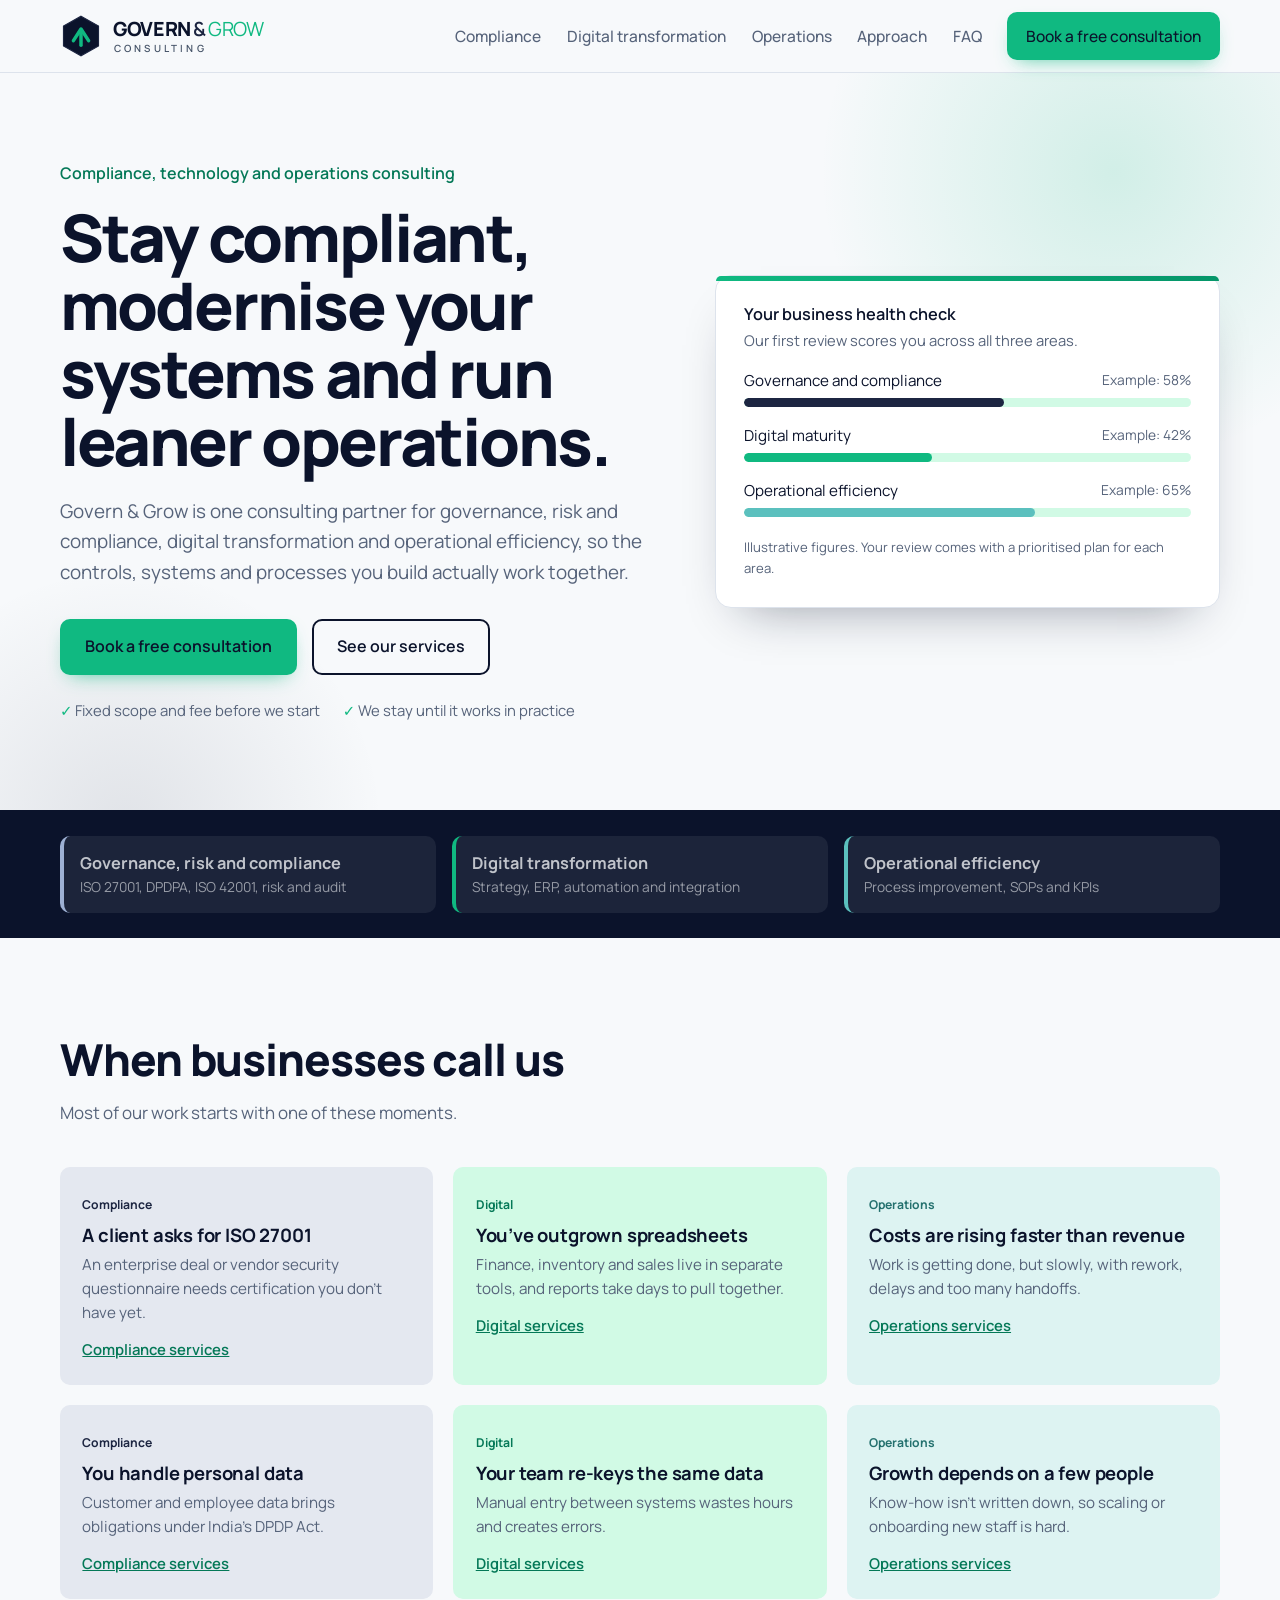
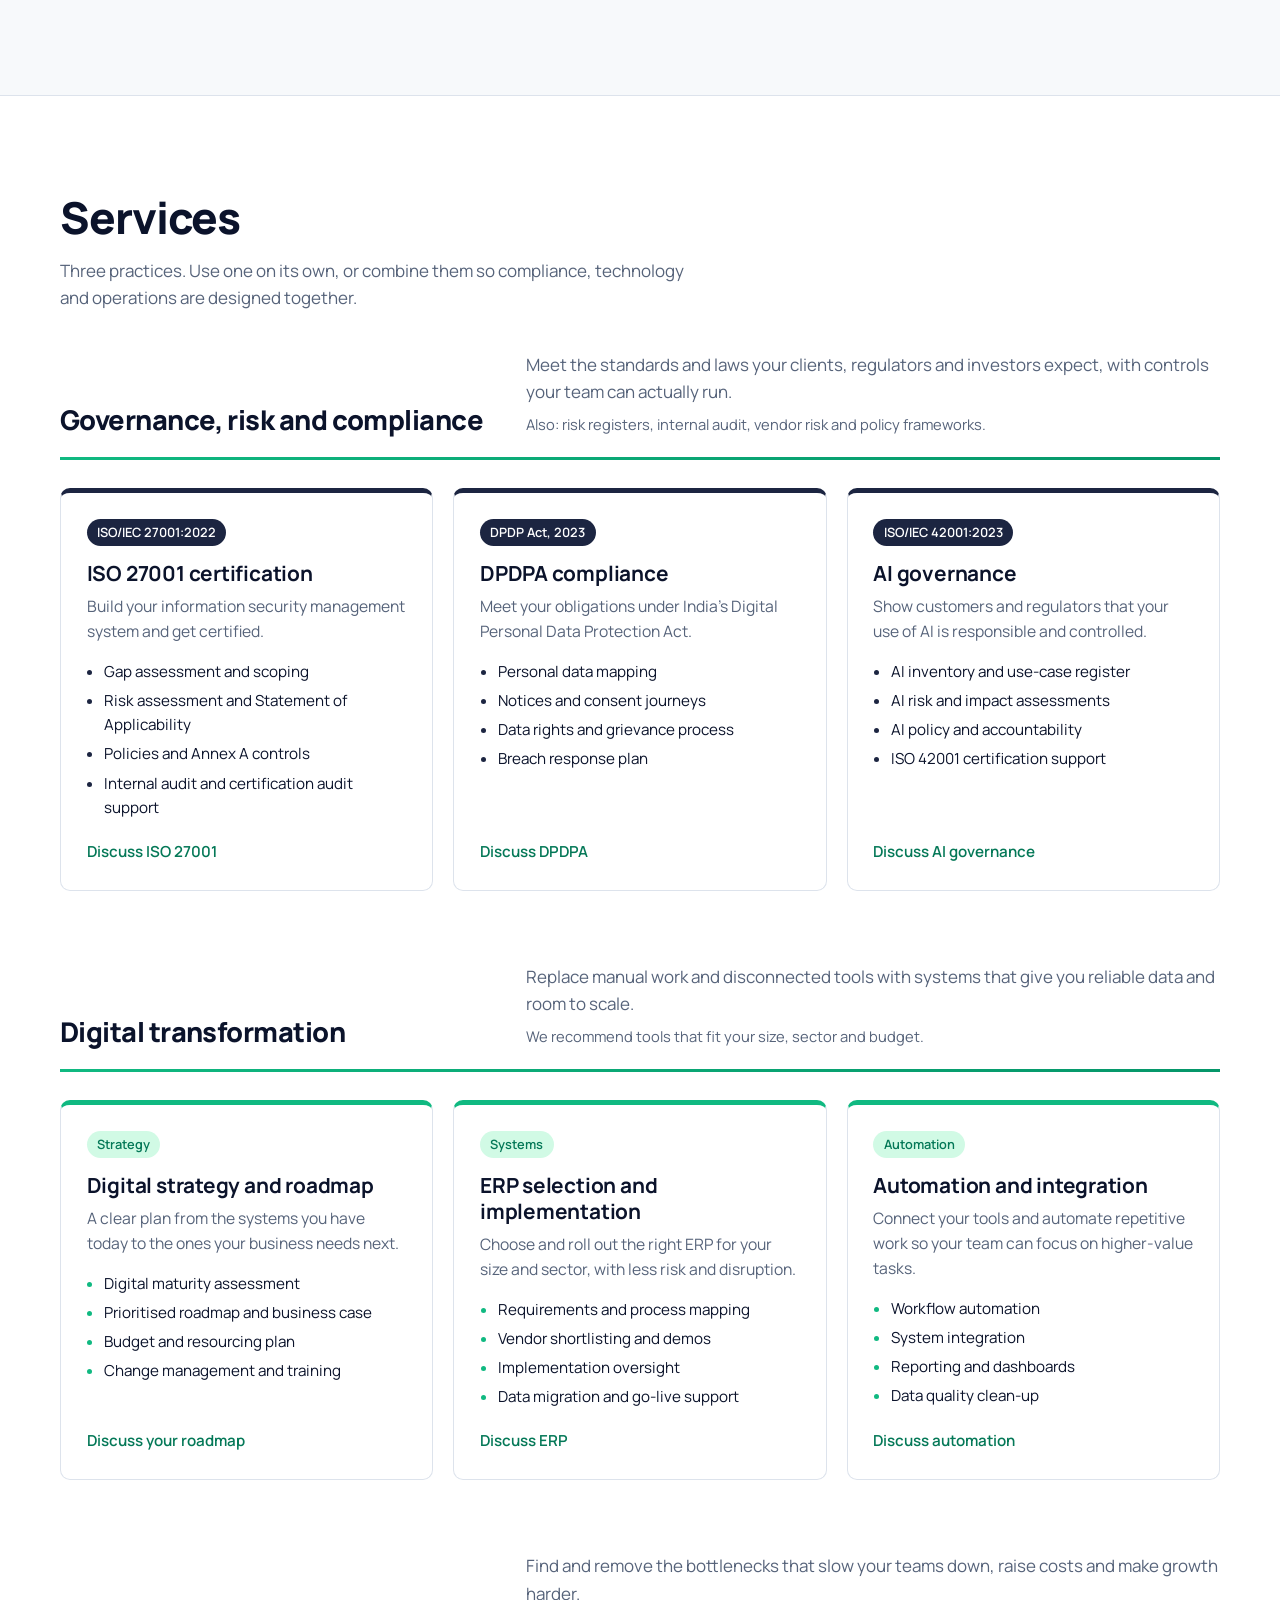
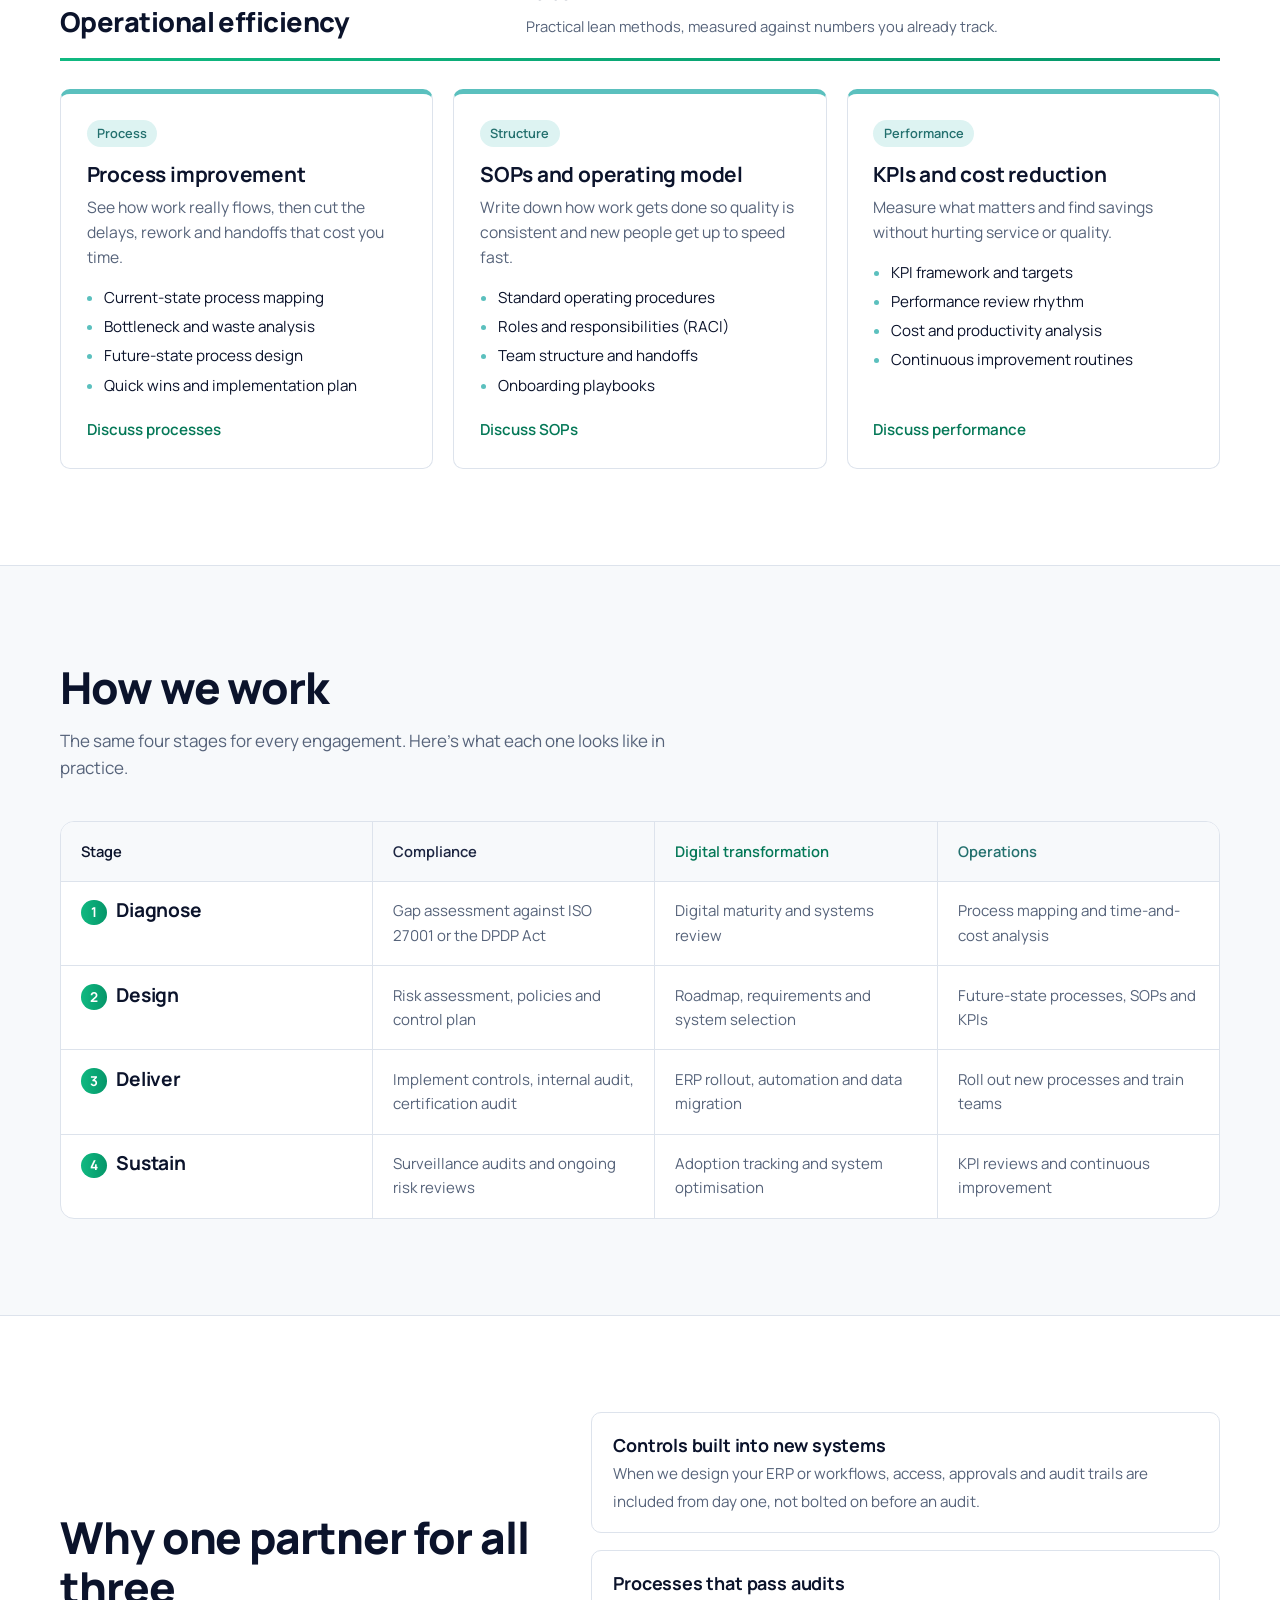
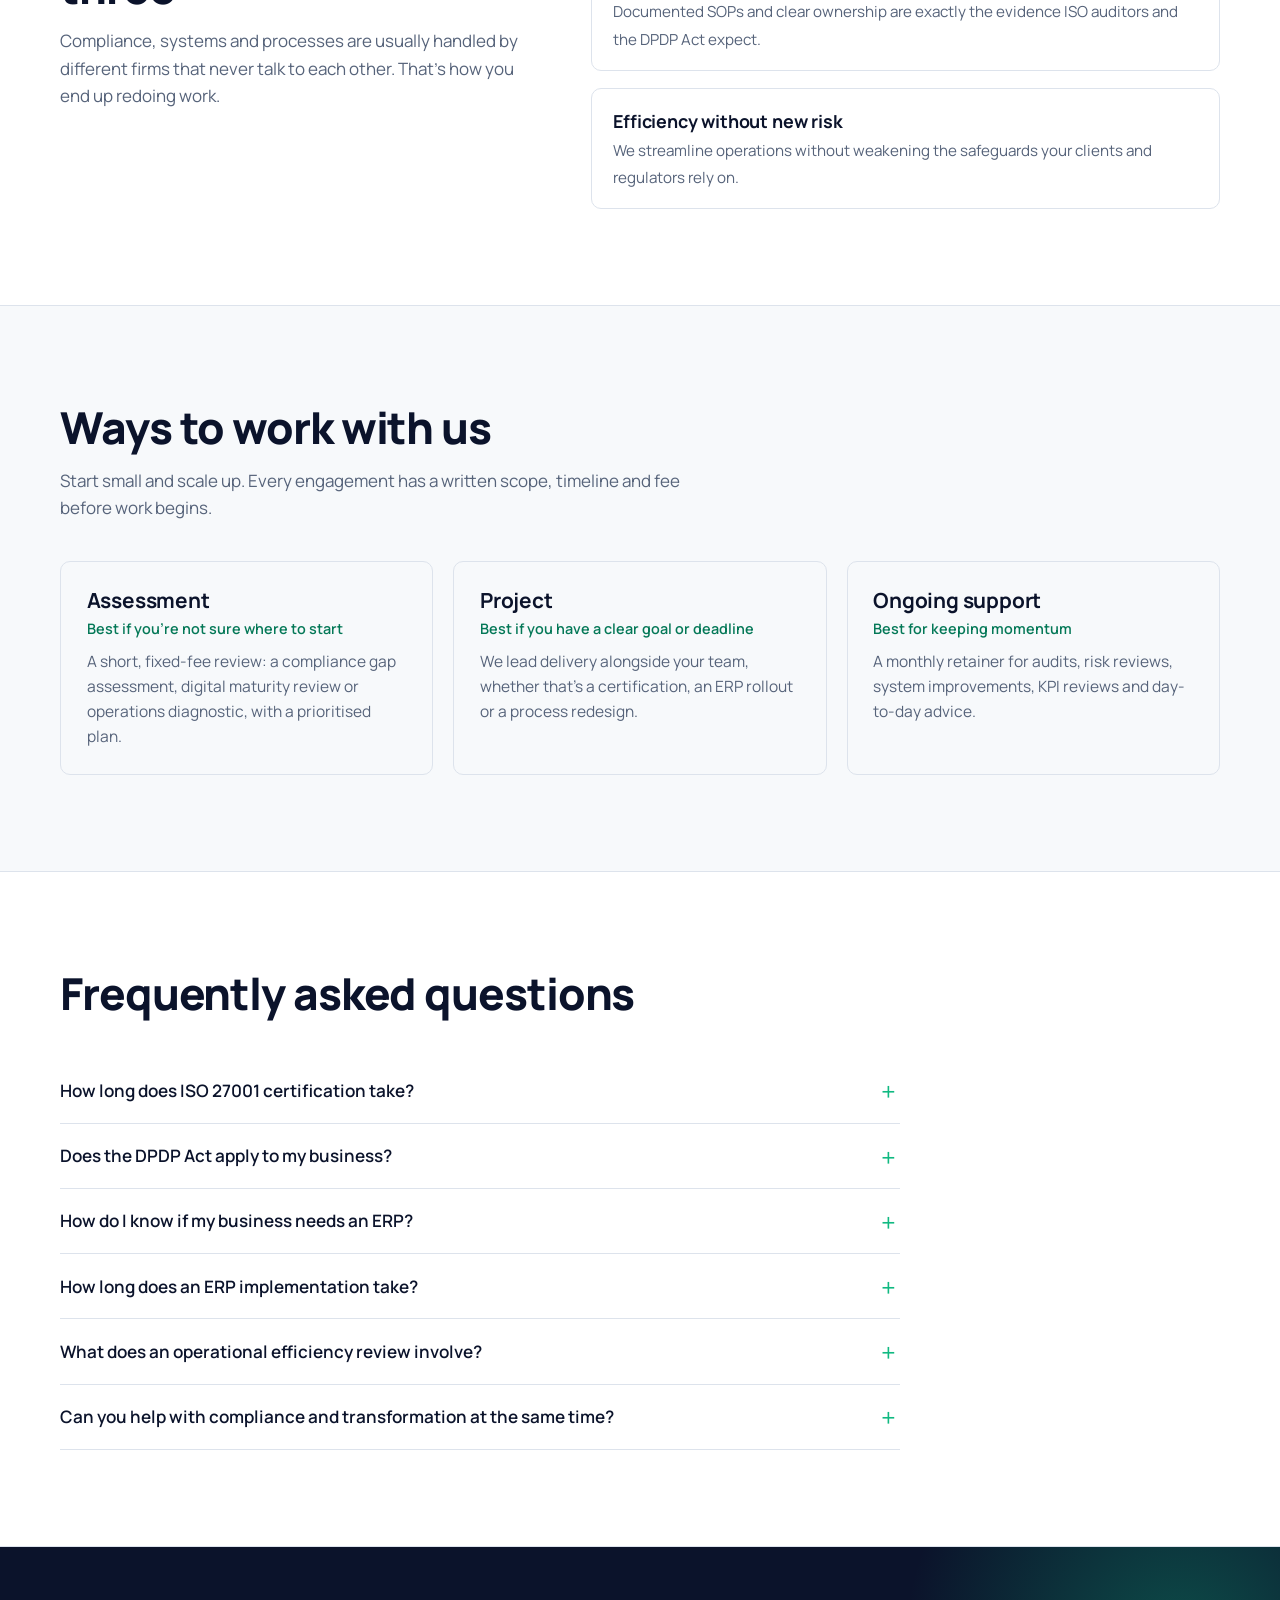
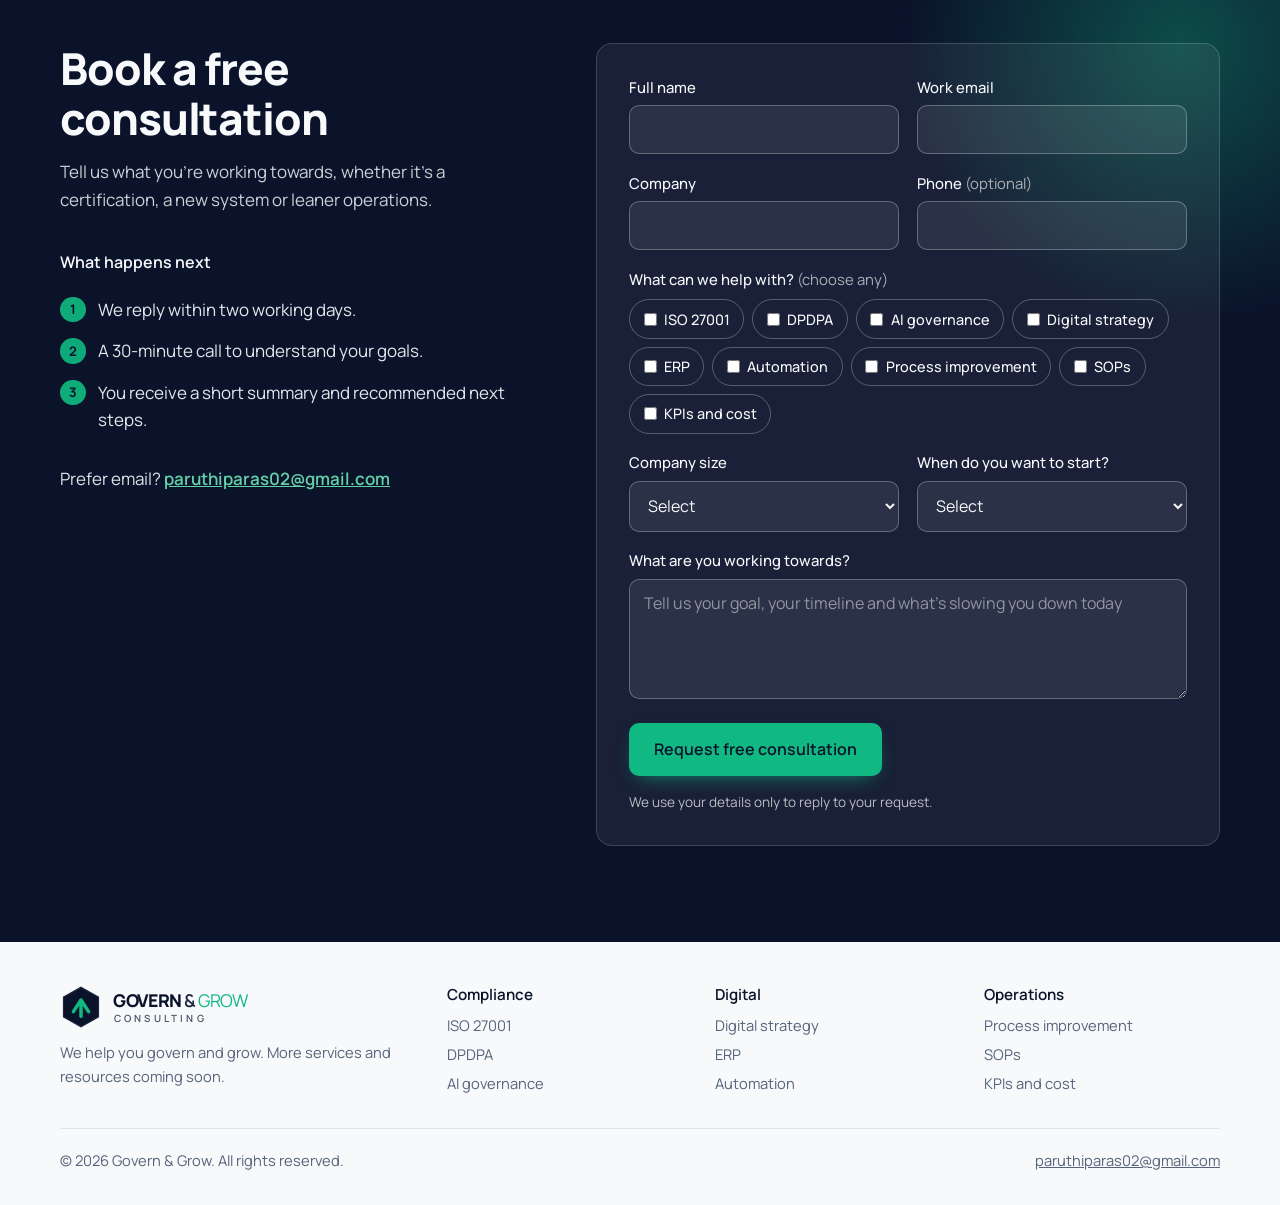
<file: index.html>
<!DOCTYPE html>
<html lang="en-IN">
<head>
<meta charset="UTF-8">
<meta name="viewport" content="width=device-width, initial-scale=1">
<title>GRC, Digital Transformation &amp; Operational Efficiency Consulting | Govern &amp; Grow</title>
<meta name="description" content="Govern &amp; Grow helps businesses stay compliant, modernise systems and run leaner operations. ISO 27001 and DPDPA compliance, ERP and digital transformation, and process improvement.">
<link rel="canonical" href="https://governgrow.com/">
<meta name="robots" content="index, follow">
<meta property="og:type" content="website">
<meta property="og:site_name" content="Govern &amp; Grow">
<meta property="og:title" content="Govern &amp; Grow | Compliance, Transformation and Operations Consulting">
<meta property="og:description" content="Stay compliant, modernise your systems and run leaner operations with one consulting partner.">
<meta property="og:url" content="https://governgrow.com/">
<meta property="og:locale" content="en_IN">
<meta name="twitter:card" content="summary">
<meta name="theme-color" content="#0B132B">
<link rel="icon" href="[data-uri]" type="image/svg+xml">
<link rel="preconnect" href="https://fonts.googleapis.com">
<link rel="preconnect" href="https://fonts.gstatic.com" crossorigin>
<link href="https://fonts.googleapis.com/css2?family=Manrope:wght@400;500;600;700;800&display=swap" rel="stylesheet">
<style>
:root{--navy:#0B132B;--ink:#0B132B;--paper:#F7F9FB;--surface:#fff;--emerald:#10B981;--emerald-d:#047857;--teal:#1C2541;--teal-d:#1C2541;--amber:#5BC0BE;--amber-d:#23706E;--mint:#D1FAE5;--sky:#E4E8F0;--sun:#DDF3F2;--slate:#56637A;--line:#DDE3EC;--grad:linear-gradient(90deg,#10B981,#059669);--serif:"Manrope","Segoe UI",system-ui,-apple-system,sans-serif;--sans:"Manrope","Segoe UI",system-ui,-apple-system,sans-serif;--r:10px}
@media (prefers-color-scheme:dark){:root{color-scheme:dark;--ink:#E6EDF5;--paper:#0B132B;--surface:#1C2541;--emerald:#34D399;--emerald-d:#34D399;--teal:#9DB0D3;--teal-d:#9DB0D3;--amber:#5BC0BE;--amber-d:#7FD6D4;--mint:#0F3B30;--sky:#26314F;--sun:#163A42;--slate:#A3AFC2;--line:#2C3757}}
*{box-sizing:border-box;margin:0;padding:0}
html{scroll-behavior:smooth;scroll-padding-top:84px}
body{font-family:var(--sans);font-size:1.0625rem;line-height:1.6;color:var(--ink);background:var(--paper)}
a{color:inherit}img,svg{max-width:100%}
:focus-visible{outline:3px solid var(--teal);outline-offset:3px;border-radius:4px}
.wrap{width:min(1160px,100% - 3rem);margin-inline:auto}
.skip{position:absolute;left:-999px;top:0;background:var(--navy);color:#fff;padding:.6rem 1rem;z-index:100}.skip:focus{left:1rem}
h1,h2,h3,h4{font-family:var(--serif);font-weight:600;line-height:1.2}
h2{font-weight:500;font-size:clamp(1.9rem,4vw,2.75rem);letter-spacing:-.01em;line-height:1.15}
.head{max-width:64ch;margin-bottom:2.5rem}.head p{margin-top:.9rem;color:var(--slate)}
section{padding-block:clamp(3.5rem,8vw,6rem)}
.alt{background:var(--surface);border-block:1px solid var(--line)}

/* header */
header{position:sticky;top:0;z-index:50;background:color-mix(in srgb,var(--paper) 92%,transparent);backdrop-filter:blur(10px);border-bottom:1px solid var(--line)}
.nav{display:flex;align-items:center;justify-content:space-between;height:72px;gap:1rem}
.brand{display:flex;align-items:center;gap:.65rem;text-decoration:none}
.brand img{width:40px;height:40px}
.brand b{display:block;font-family:var(--serif);font-weight:600;font-size:1.35rem;line-height:1.1;white-space:nowrap}
.brand small{display:block;font-size:.72rem;color:var(--emerald-d);font-weight:600}
.menu{display:flex;align-items:center;gap:1.6rem;list-style:none}
.menu a{text-decoration:none;color:var(--slate);font-weight:500;font-size:.97rem}
.menu a:hover{color:var(--emerald-d)}
.toggle{display:none;background:none;border:1px solid var(--line);border-radius:var(--r);padding:.5rem .8rem;color:var(--ink);font:inherit;font-weight:500;cursor:pointer}
.btn{display:inline-block;padding:.82rem 1.45rem;border-radius:var(--r);font-weight:600;text-decoration:none;border:2px solid transparent;font-family:var(--sans);font-size:1rem;cursor:pointer;text-align:center;transition:transform .15s,background .15s}
.btn-primary{background:var(--emerald);color:#fff;box-shadow:0 8px 20px -10px rgba(16,185,129,.8)}
.btn-primary:hover{background:#047857;transform:translateY(-1px)}
@media (prefers-color-scheme:dark){.btn-primary{color:#0B132B}.btn-primary:hover{background:#34D399}}
.btn-ghost{color:var(--ink);border-color:var(--ink)}.btn-ghost:hover{background:var(--sky)}
.menu .btn{color:#fff;padding:.58rem 1.05rem}
@media (prefers-color-scheme:dark){.menu .btn{color:#0B132B}}

/* hero */
.hero-band{position:relative;overflow:hidden}
.hero-band::before{content:"";position:absolute;right:-12%;top:-30%;width:640px;height:640px;border-radius:50%;background:radial-gradient(circle,rgba(91,192,190,.22),transparent 65%);pointer-events:none}
.hero-band::after{content:"";position:absolute;left:-12%;bottom:-40%;width:560px;height:560px;border-radius:50%;background:radial-gradient(circle,rgba(16,185,129,.18),transparent 65%);pointer-events:none}
.hero{position:relative;z-index:1;padding-block:clamp(3rem,7vw,5.5rem);display:grid;grid-template-columns:1.2fr 1fr;gap:3rem;align-items:center}
.kicker{font-weight:600;color:var(--emerald-d);font-size:1rem;margin-bottom:1rem}
.hero h1{font-weight:500;font-size:clamp(2.4rem,5.2vw,4.1rem);line-height:1.06;letter-spacing:-.02em;max-width:16ch}
.lede{margin-top:1.3rem;max-width:52ch;font-size:1.18rem;color:var(--slate)}
.actions{margin-top:2rem;display:flex;gap:.9rem;flex-wrap:wrap}
.assure{margin-top:1.5rem;display:flex;flex-wrap:wrap;gap:.4rem 1.4rem;list-style:none;font-size:.93rem;color:var(--slate)}
.assure li::before{content:"✓ ";color:var(--emerald);font-weight:700}

.panel{background:var(--surface);border:1px solid var(--line);border-radius:16px;padding:1.75rem;box-shadow:0 24px 50px -28px rgba(11,19,43,.45);position:relative}
.panel::before{content:"";position:absolute;inset:0 0 auto 0;height:5px;border-radius:16px 16px 0 0;background:var(--grad)}
.panel h2{font-family:var(--sans);font-size:1.02rem;font-weight:600;letter-spacing:0;line-height:1.3}
.panel>p{color:var(--slate);font-size:.92rem;margin-top:.2rem}
.meter{display:grid;grid-template-columns:1fr auto;gap:.3rem .75rem;margin-top:1.05rem;font-size:.95rem}
.meter span:last-of-type{color:var(--slate);font-size:.86rem}
.bar{grid-column:1/-1;height:9px;border-radius:99px;background:var(--mint);overflow:hidden}
.bar i{display:block;height:100%;border-radius:99px;transform-origin:left;animation:fill 1.2s .3s cubic-bezier(.2,.7,.2,1) both}
.bar .c1{background:var(--teal)}.bar .c2{background:var(--emerald)}.bar .c3{background:var(--amber)}
@keyframes fill{from{transform:scaleX(0)}}
.panel small{display:block;margin-top:1.25rem;color:var(--slate);font-size:.82rem}

/* standards band */
.standards{background:var(--navy);color:#F7F9FB;padding-block:1.6rem}
@media (prefers-color-scheme:dark){.standards{background:#060B19}}
.standards .wrap{display:grid;grid-template-columns:auto 1fr;gap:1rem 2.5rem;align-items:center}
.standards h2{font-family:var(--sans);font-size:.98rem;font-weight:500;opacity:.8;letter-spacing:0;line-height:1.4;max-width:16ch}
.std{display:grid;grid-template-columns:repeat(3,1fr);gap:1rem;list-style:none}
.std a{display:block;text-decoration:none;padding:.75rem 1rem;border-radius:var(--r);background:rgba(255,255,255,.07);border-left:4px solid var(--teal)}
.std li:nth-child(2) a{border-color:#10B981}.std li:nth-child(3) a{border-color:var(--amber)}
.std a:hover{background:rgba(255,255,255,.13)}
.std b{display:block;font-size:1rem}
.std span{display:block;font-size:.84rem;opacity:.75}

/* triggers */
.triggers{display:grid;grid-template-columns:repeat(4,1fr);gap:1.25rem;list-style:none}
.triggers li{padding:1.4rem;border-radius:var(--r);background:var(--mint)}
.triggers li:nth-child(2){background:var(--sky)}.triggers li:nth-child(3){background:var(--sun)}.triggers li:nth-child(4){background:var(--mint)}
.triggers h3{font-size:1.15rem}
.triggers p{color:var(--slate);font-size:.95rem;margin-top:.4rem}
.triggers a{display:inline-block;margin-top:.8rem;font-weight:600;font-size:.93rem;color:var(--emerald-d)}

/* services */
.practice+.practice{margin-top:4.5rem}
.practice-head{display:grid;grid-template-columns:1fr 1.6fr;gap:2rem;padding-bottom:1.25rem;margin-bottom:1.75rem;align-items:end;border-bottom:3px solid;border-image:var(--grad) 1}
.practice-head h3{font-size:1.7rem}
.practice-head p{color:var(--slate)}
.grid{display:grid;grid-template-columns:repeat(3,1fr);gap:1.25rem}
.card{background:var(--surface);border:1px solid var(--line);border-top:5px solid var(--emerald);border-radius:var(--r);padding:1.6rem;display:flex;flex-direction:column}
.card.teal{border-top-color:var(--teal)}.card.amber{border-top-color:var(--amber)}
.tag{align-self:flex-start;font-size:.8rem;font-weight:600;padding:.22rem .65rem;border-radius:99px;margin-bottom:.85rem;background:var(--mint);color:var(--emerald-d)}
.teal .tag{background:var(--sky);color:var(--teal-d)}.amber .tag{background:var(--sun);color:var(--amber-d)}
.card h4{font-size:1.3rem;line-height:1.25}
.card>p{color:var(--slate);margin-top:.5rem;font-size:.98rem}
.card ul{margin-top:1rem;padding-left:1.1rem;font-size:.95rem}
.card li+li{margin-top:.3rem}
.card li::marker{color:var(--emerald)}.teal li::marker{color:var(--teal)}.amber li::marker{color:var(--amber)}
.card .more{margin-top:auto;padding-top:1.25rem;font-weight:600;font-size:.95rem;color:var(--emerald-d);text-decoration:none}
.card .more:hover{text-decoration:underline}
.support{margin-top:1.25rem;display:grid;grid-template-columns:repeat(4,1fr);gap:1.25rem;list-style:none}
.support li{border:1px dashed var(--line);border-radius:var(--r);padding:1.1rem 1.2rem}
.support b{display:block;font-family:var(--serif);font-size:1.08rem}
.support span{color:var(--slate);font-size:.92rem}

/* journey */
.split{display:grid;grid-template-columns:1fr 1.4fr;gap:3.5rem;align-items:start}
.journey{list-style:none;counter-reset:j;position:relative}
.journey::before{content:"";position:absolute;left:15px;top:8px;bottom:8px;width:3px;background:var(--grad);border-radius:3px}
.journey li{counter-increment:j;position:relative;padding:0 0 1.6rem 3.25rem}
.journey li:last-child{padding-bottom:0}
.journey li::before{content:counter(j);position:absolute;left:0;top:0;width:33px;height:33px;border-radius:50%;background:var(--surface);border:3px solid var(--emerald);display:grid;place-items:center;font-weight:700;font-size:.9rem;color:var(--emerald-d)}
.journey h3{font-size:1.2rem}
.journey p{color:var(--slate);font-size:.96rem;margin-top:.2rem}
.journey .who{display:inline-block;margin-top:.35rem;font-size:.8rem;font-weight:600;padding:.12rem .55rem;border-radius:99px;background:var(--sky);color:var(--teal-d)}
.journey .who.cb{background:var(--sun);color:var(--amber-d)}

/* dpdpa */
.oblig{display:grid;grid-template-columns:repeat(3,1fr);gap:1.25rem 2rem;list-style:none}
.oblig li{padding-left:1rem;border-left:4px solid var(--amber)}
.oblig b{display:block;font-family:var(--serif);font-size:1.12rem}
.oblig span{color:var(--slate);font-size:.95rem}
.callout{margin-top:2.5rem;padding:1.4rem 1.6rem;border-radius:var(--r);background:var(--sun);display:flex;gap:1.5rem;align-items:center;justify-content:space-between;flex-wrap:wrap}
.callout p{max-width:70ch}

/* engagement */
.models{display:grid;grid-template-columns:repeat(3,1fr);gap:1.25rem}
.model{border:1px solid var(--line);border-radius:var(--r);padding:1.6rem;background:var(--paper)}
.model h3{font-size:1.3rem}
.model .fit{margin-top:.25rem;font-weight:600;font-size:.9rem;color:var(--emerald-d)}
.model p{color:var(--slate);margin-top:.6rem;font-size:.97rem}

/* faq */
.faq{max-width:840px}
details{border-bottom:1px solid var(--line)}
summary{cursor:pointer;list-style:none;padding:1.15rem 2.5rem 1.15rem 0;font-weight:600;font-size:1.07rem;position:relative}
summary::-webkit-details-marker{display:none}
summary::after{content:"+";position:absolute;right:.25rem;top:.85rem;font-size:1.6rem;font-weight:400;color:var(--emerald);transition:transform .2s}
details[open] summary::after{transform:rotate(45deg)}
details p{color:var(--slate);padding-bottom:1.25rem;max-width:70ch}

/* contact */
#contact{background:var(--navy);color:#F7F9FB;position:relative;overflow:hidden}
@media (prefers-color-scheme:dark){#contact{background:#060B19}}
#contact::before{content:"";position:absolute;right:-200px;top:-200px;width:600px;height:600px;border-radius:50%;background:radial-gradient(circle,rgba(16,185,129,.35),transparent 65%);pointer-events:none}
.contact-grid{position:relative;display:grid;grid-template-columns:1fr 1.3fr;gap:3.5rem;align-items:start}
#contact .head p{color:inherit;opacity:.82}
.next{list-style:none;counter-reset:n;display:grid;gap:.9rem;margin-top:1.5rem}
.next li{counter-increment:n;padding-left:2.4rem;position:relative;opacity:.92}
.next li::before{content:counter(n);position:absolute;left:0;top:.05rem;width:1.6rem;height:1.6rem;border-radius:50%;background:#10B981;color:#0B132B;display:grid;place-items:center;font-size:.82rem;font-weight:700}
.direct{margin-top:2rem;opacity:.9}.direct a{color:#6EE7B7;font-weight:600}
form{display:grid;gap:1.1rem;background:rgba(255,255,255,.06);border:1px solid rgba(255,255,255,.16);border-radius:16px;padding:clamp(1.25rem,3vw,2rem)}
.row{display:grid;grid-template-columns:1fr 1fr;gap:1.1rem}
label{display:block;font-weight:500;font-size:.93rem;margin-bottom:.35rem}
.opt{opacity:.65;font-weight:400}
input,select,textarea{width:100%;padding:.78rem .9rem;border-radius:var(--r);border:1px solid rgba(255,255,255,.28);background:rgba(255,255,255,.08);color:inherit;font-family:var(--sans);font-size:1rem}
input:focus,select:focus,textarea:focus{outline:none;border-color:#10B981;box-shadow:0 0 0 3px rgba(16,185,129,.35)}
input:user-invalid,textarea:user-invalid{border-color:#FF8F7A}
select option{color:#0B132B}
textarea{min-height:120px;resize:vertical}
input::placeholder,textarea::placeholder{color:inherit;opacity:.5}
fieldset{border:none}legend{font-weight:500;font-size:.93rem;margin-bottom:.5rem}
.checks{display:flex;flex-wrap:wrap;gap:.5rem}
.checks label{margin:0;display:inline-flex;align-items:center;gap:.45rem;padding:.45rem .85rem;border:1px solid rgba(255,255,255,.28);border-radius:99px;cursor:pointer;font-size:.9rem}
.checks input{width:auto;accent-color:#10B981}
.checks label:has(input:checked){background:rgba(16,185,129,.25);border-color:#10B981}
#contact .btn-primary{color:#fff}
.note{font-size:.85rem;opacity:.72}
.form-foot{display:flex;align-items:center;gap:1rem;flex-wrap:wrap}

/* footer */
footer{padding-block:2.75rem 2rem;color:var(--slate);font-size:.92rem}
.foot{display:grid;grid-template-columns:1.6fr 1fr 1fr;gap:2rem}
.foot .brand{margin-bottom:.8rem;color:var(--ink)}
.foot h3{font-family:var(--sans);font-size:.95rem;font-weight:600;color:var(--ink);margin-bottom:.6rem}
.foot ul{list-style:none;display:grid;gap:.35rem}
.foot a{text-decoration:none}.foot a:hover{color:var(--emerald-d)}
.legal{margin-top:2rem;padding-top:1.25rem;border-top:1px solid var(--line);display:flex;justify-content:space-between;gap:1rem;flex-wrap:wrap}

/* simple pages */
.simple{min-height:80vh;display:grid;place-items:center;text-align:center;padding:4rem 1.5rem}
.simple img{width:72px;margin-bottom:1.25rem}
.simple h1{font-weight:500;font-size:clamp(2.1rem,5vw,3.2rem)}
.simple p{color:var(--slate);margin:1rem auto 2rem;max-width:46ch}

@media (max-width:1000px){
.hero,.split,.contact-grid{grid-template-columns:1fr}
.split{gap:2rem}.contact-grid{gap:2.5rem}
.grid,.models,.oblig{grid-template-columns:1fr 1fr}
.triggers,.support{grid-template-columns:1fr 1fr}
.practice-head{grid-template-columns:1fr;gap:.6rem}
.standards .wrap{grid-template-columns:1fr}.standards h2{max-width:none}
}
@media (max-width:820px){
.toggle{display:block}
.menu{display:none;position:absolute;top:72px;left:0;right:0;flex-direction:column;align-items:stretch;gap:0;background:var(--paper);border-bottom:1px solid var(--line);padding:.5rem 1.5rem 1.25rem}
.menu.open{display:flex}
.menu a{display:block;padding:.8rem 0;font-size:1.05rem}
.menu .btn{margin-top:.5rem;padding:.85rem}
}
@media (max-width:640px){.foot{grid-template-columns:1fr!important}
.grid,.models,.oblig,.triggers,.support,.std,.row,.foot{grid-template-columns:1fr}
.brand small{display:none}
}
@media (prefers-reduced-motion:reduce){html{scroll-behavior:auto}.bar i{animation:none}.btn{transition:none}}

/* v4 balanced layout */
.pillars{background:var(--navy);color:#F7F9FB;padding-block:1.6rem}
@media (prefers-color-scheme:dark){.pillars{background:#060B19}}
.pillars ul{display:grid;grid-template-columns:repeat(3,1fr);gap:1rem;list-style:none}
.pillars a{display:flex;gap:.9rem;align-items:flex-start;text-decoration:none;padding:.9rem 1rem;border-radius:var(--r);background:rgba(255,255,255,.07);border-left:4px solid #9DB0D3}
.pillars li:nth-child(2) a{border-color:#10B981}.pillars li:nth-child(3) a{border-color:var(--amber)}
.pillars a:hover{background:rgba(255,255,255,.13)}
.pillars b{display:block;font-size:1.02rem}
.pillars span{display:block;font-size:.86rem;opacity:.75}
.triggers.six{grid-template-columns:repeat(3,1fr)}
.triggers .pill{display:inline-block;font-size:.76rem;font-weight:700;margin-bottom:.6rem;color:var(--teal-d)}
.triggers li.g .pill{color:var(--teal-d)}.triggers li.d .pill{color:var(--emerald-d)}.triggers li.o .pill{color:var(--amber-d)}
.triggers li.g{background:var(--sky)}.triggers li.d{background:var(--mint)}.triggers li.o{background:var(--sun)}
.practice-head .also{margin-top:.5rem;font-size:.92rem}
.how{border:1px solid var(--line);border-radius:14px;overflow:hidden;background:var(--surface)}
.how-row{display:grid;grid-template-columns:1.1fr 1fr 1fr 1fr;border-top:1px solid var(--line)}
.how-row:first-child{border-top:none;background:var(--paper)}
.how-row>*{padding:1.1rem 1.25rem}
.how-row>*+*{border-left:1px solid var(--line)}
.how-row:first-child span{font-weight:600;font-size:.92rem}
.how-row:first-child span:nth-child(2){color:var(--teal-d)}.how-row:first-child span:nth-child(3){color:var(--emerald-d)}.how-row:first-child span:nth-child(4){color:var(--amber-d)}
.how-row h3{font-size:1.2rem;display:flex;gap:.6rem;align-items:baseline}
.how-row h3 i{font-style:normal;font-family:var(--sans);font-size:.85rem;font-weight:700;color:#fff;background:var(--grad);border-radius:50%;width:1.6rem;height:1.6rem;display:inline-grid;place-items:center;flex:none}
.how-row p{font-size:.94rem;color:var(--slate)}
.how-row .lbl{display:none;font-size:.78rem;font-weight:700;margin-bottom:.15rem}
.together{display:grid;grid-template-columns:1fr 1.3fr;gap:3rem;align-items:center}
.together ul{list-style:none;display:grid;gap:1.1rem}
.together li{padding:1.1rem 1.3rem;border-radius:var(--r);background:var(--surface);border:1px solid var(--line)}
.together b{display:block;font-family:var(--serif);font-size:1.12rem}
.together span{color:var(--slate);font-size:.95rem}
@media (max-width:1000px){.pillars ul,.triggers.six{grid-template-columns:1fr 1fr}.together{grid-template-columns:1fr}}
@media (max-width:760px){
.how-row{grid-template-columns:1fr}.how-row:first-child{display:none}
.how-row>*+*{border-left:none;padding-top:0}
.how-row .lbl{display:block}
.how-row .lbl.g{color:var(--teal-d)}.how-row .lbl.d{color:var(--emerald-d)}.how-row .lbl.o{color:var(--amber-d)}
}
@media (max-width:640px){.foot{grid-template-columns:1fr!important}.pillars ul,.triggers.six{grid-template-columns:1fr}}
@media (max-width:1000px){.foot{grid-template-columns:1fr 1fr!important}}
@media (max-width:640px){.foot{grid-template-columns:1fr!important}}
.wrap.faq{max-width:none}.faq details{max-width:840px}

/* v5 brand: Manrope to match the GOVERN & GROW wordmark */
h1,h2,h3,h4{font-family:var(--sans)}
.hero h1{font-weight:800;letter-spacing:-.035em;line-height:1.04}
h2{font-weight:800;letter-spacing:-.025em}
.practice-head h3{font-weight:800;letter-spacing:-.02em}
.card h4,.model h3,.together b,.why h3,.triggers h3,.how-row h3{font-weight:700;letter-spacing:-.01em}
.brand{gap:.7rem}
.brand svg{width:42px;height:42px;flex:none}
.brand .word{font-family:var(--sans);font-size:1.22rem;font-weight:800;letter-spacing:-.02em;color:var(--ink);white-space:nowrap}
.brand .word .amp{font-weight:600;color:#1C2541;margin:0 .12em}
.brand .word .grow{font-weight:400;color:var(--emerald)}
@media (prefers-color-scheme:dark){.brand .word .amp{color:#9DB0D3}.brand svg polygon{stroke:#3A506B}}
.foot .brand .word{font-size:1.1rem}
.kicker{color:var(--emerald-d)}
.panel::before,.practice-head{border-image:var(--grad) 1}
.triggers li.g{background:var(--sky)}.triggers li.d{background:var(--mint)}.triggers li.o{background:var(--sun)}
.tag{background:var(--mint);color:var(--emerald-d)}
.teal .tag{background:#1C2541;color:#fff}
@media (prefers-color-scheme:dark){.teal .tag{background:#9DB0D3;color:#0B132B}}
.hero-band::before{background:radial-gradient(circle,rgba(16,185,129,.16),transparent 65%)}
.hero-band::after{background:radial-gradient(circle,rgba(28,37,65,.10),transparent 65%)}
.btn-ghost:hover{background:var(--mint)}
@media (max-width:420px){.brand .word{font-size:1.05rem}.brand svg{width:36px;height:36px}}
.btn-primary,.menu .btn,#contact .btn-primary{color:#0B132B}
.btn-primary:hover{background:#34D399}

.lockup{display:flex;flex-direction:column;line-height:1.05}
.brand .tagline{font-family:var(--sans);font-size:.62rem;font-weight:600;letter-spacing:.32em;color:#475569;margin-top:.22rem;padding-left:.08em}
@media (prefers-color-scheme:dark){.brand .tagline{color:#A3AFC2}}
@media (max-width:420px){.brand .tagline{font-size:.56rem;letter-spacing:.26em}}

</style>
<script type="application/ld+json">
{
  "@context": "https://schema.org",
  "@type": "ProfessionalService",
  "name": "Govern & Grow",
  "url": "https://governgrow.com/",
  "logo": "https://governgrow.com/logo-mark.svg",
  "email": "paruthiparas02@gmail.com",
  "slogan": "We help you govern and grow.",
  "description": "Consulting firm for governance, risk and compliance, digital transformation and operational efficiency: ISO 27001, ISO 42001 and DPDPA compliance, ERP advisory and implementation, process automation and process improvement.",
  "areaServed": { "@type": "Country", "name": "India" },
  "knowsAbout": ["Governance, risk and compliance", "ISO/IEC 27001", "ISO/IEC 42001", "Digital Personal Data Protection Act 2023", "Digital transformation", "ERP implementation", "Process automation", "Operational efficiency", "Lean process improvement"],
  "hasOfferCatalog": {
    "@type": "OfferCatalog",
    "name": "Consulting services",
    "itemListElement": [
      { "@type": "Offer", "itemOffered": { "@type": "Service", "name": "ISO 27001 certification consulting" } },
      { "@type": "Offer", "itemOffered": { "@type": "Service", "name": "DPDPA compliance consulting" } },
      { "@type": "Offer", "itemOffered": { "@type": "Service", "name": "ISO 42001 AI management system consulting" } },
      { "@type": "Offer", "itemOffered": { "@type": "Service", "name": "Digital transformation strategy" } },
      { "@type": "Offer", "itemOffered": { "@type": "Service", "name": "ERP selection and implementation" } },
      { "@type": "Offer", "itemOffered": { "@type": "Service", "name": "Process automation and integration" } },
      { "@type": "Offer", "itemOffered": { "@type": "Service", "name": "Process improvement consulting" } },
      { "@type": "Offer", "itemOffered": { "@type": "Service", "name": "SOPs and operating model design" } },
      { "@type": "Offer", "itemOffered": { "@type": "Service", "name": "KPI and performance management" } }
    ]
  }
}
</script>
<script type="application/ld+json">
{
  "@context": "https://schema.org",
  "@type": "FAQPage",
  "mainEntity": [
    { "@type": "Question", "name": "How long does ISO 27001 certification take?", "acceptedAnswer": { "@type": "Answer", "text": "For most small and mid-sized organisations, several months to a year from gap assessment to certificate, depending on scope, how mature your current controls are and how much time your team can give the project." } },
    { "@type": "Question", "name": "Does the DPDP Act apply to my business?", "acceptedAnswer": { "@type": "Answer", "text": "If you process digital personal data of customers, employees or users in India, it very likely does, whatever your size. A short assessment confirms your obligations and what to prioritise." } },
    { "@type": "Question", "name": "How do I know if my business needs an ERP?", "acceptedAnswer": { "@type": "Answer", "text": "Common signs are running finance, inventory or sales across disconnected spreadsheets and tools, re-entering the same data in several places, slow month-end closing, and leaders waiting days for reliable reports." } },
    { "@type": "Question", "name": "How long does an ERP implementation take?", "acceptedAnswer": { "@type": "Answer", "text": "It depends on the system, the number of modules and how much data needs to move. Smaller rollouts can take a few months; larger ones longer. Good requirements and process mapping up front is what keeps projects on schedule." } },
    { "@type": "Question", "name": "What does an operational efficiency review involve?", "acceptedAnswer": { "@type": "Answer", "text": "We map how work actually flows through your teams, measure where time and cost are lost, and give you a prioritised list of improvements, from quick wins to larger process or system changes." } },
    { "@type": "Question", "name": "Can you help with compliance and transformation at the same time?", "acceptedAnswer": { "@type": "Answer", "text": "Yes, and it is usually cheaper that way. Building controls into new systems and processes from the start avoids reworking them later for an audit." } }
  ]
}
</script>
</head>
<body>
<a class="skip" href="#main">Skip to content</a>

<header>
  <nav class="wrap nav" aria-label="Main">
    <a href="#" class="brand" aria-label="Govern &amp; Grow, home">
      <svg viewBox="0 0 70 72" aria-hidden="true"><polygon points="35,2 65,19 65,53 35,70 5,53 5,19" fill="#0B132B" stroke="#1C2541" stroke-width="2"/><path d="M22 44 35 24 48 44" fill="none" stroke="#10B981" stroke-width="6" stroke-linecap="round" stroke-linejoin="round"/><line x1="35" y1="26" x2="35" y2="52" stroke="#10B981" stroke-width="6" stroke-linecap="round"/></svg>
      <span class="lockup"><span class="word">GOVERN<span class="amp">&amp;</span><span class="grow">GROW</span></span><span class="tagline">CONSULTING</span></span>
    </a>
    <button class="toggle" aria-expanded="false" aria-controls="menu">Menu</button>
    <ul class="menu" id="menu">
      <li><a href="#grc">Compliance</a></li>
      <li><a href="#digital">Digital transformation</a></li>
      <li><a href="#operations">Operations</a></li>
      <li><a href="#approach">Approach</a></li>
      <li><a href="#faq">FAQ</a></li>
      <li><a href="#contact" class="btn btn-primary">Book a free consultation</a></li>
    </ul>
  </nav>
</header>

<main id="main">
  <div class="hero-band">
    <div class="wrap hero">
      <div>
        <p class="kicker">Compliance, technology and operations consulting</p>
        <h1>Stay compliant, modernise your systems and run leaner operations.</h1>
        <p class="lede">Govern &amp; Grow is one consulting partner for governance, risk and compliance, digital transformation and operational efficiency, so the controls, systems and processes you build actually work together.</p>
        <div class="actions">
          <a href="#contact" class="btn btn-primary">Book a free consultation</a>
          <a href="#services" class="btn btn-ghost">See our services</a>
        </div>
        <ul class="assure">
          <li>Fixed scope and fee before we start</li>
          <li>We stay until it works in practice</li>
        </ul>
      </div>

      <aside class="panel" aria-labelledby="snap-title">
        <h2 id="snap-title">Your business health check</h2>
        <p>Our first review scores you across all three areas.</p>
        <div class="meter"><span>Governance and compliance</span><span>Example: 58%</span><div class="bar"><i class="c1" style="width:58%"></i></div></div>
        <div class="meter"><span>Digital maturity</span><span>Example: 42%</span><div class="bar"><i class="c2" style="width:42%"></i></div></div>
        <div class="meter"><span>Operational efficiency</span><span>Example: 65%</span><div class="bar"><i class="c3" style="width:65%"></i></div></div>
        <small>Illustrative figures. Your review comes with a prioritised plan for each area.</small>
      </aside>
    </div>
  </div>

  <nav class="pillars" aria-label="Our practices">
    <ul class="wrap">
      <li><a href="#grc"><span><b>Governance, risk and compliance</b><span>ISO 27001, DPDPA, ISO 42001, risk and audit</span></span></a></li>
      <li><a href="#digital"><span><b>Digital transformation</b><span>Strategy, ERP, automation and integration</span></span></a></li>
      <li><a href="#operations"><span><b>Operational efficiency</b><span>Process improvement, SOPs and KPIs</span></span></a></li>
    </ul>
  </nav>

  <section aria-labelledby="when-title">
    <div class="wrap">
      <div class="head">
        <h2 id="when-title">When businesses call us</h2>
        <p>Most of our work starts with one of these moments.</p>
      </div>
      <ul class="triggers six">
        <li class="g"><span class="pill">Compliance</span><h3>A client asks for ISO 27001</h3><p>An enterprise deal or vendor security questionnaire needs certification you don’t have yet.</p><a href="#grc">Compliance services</a></li>
        <li class="d"><span class="pill">Digital</span><h3>You’ve outgrown spreadsheets</h3><p>Finance, inventory and sales live in separate tools, and reports take days to pull together.</p><a href="#digital">Digital services</a></li>
        <li class="o"><span class="pill">Operations</span><h3>Costs are rising faster than revenue</h3><p>Work is getting done, but slowly, with rework, delays and too many handoffs.</p><a href="#operations">Operations services</a></li>
        <li class="g"><span class="pill">Compliance</span><h3>You handle personal data</h3><p>Customer and employee data brings obligations under India’s DPDP Act.</p><a href="#grc">Compliance services</a></li>
        <li class="d"><span class="pill">Digital</span><h3>Your team re-keys the same data</h3><p>Manual entry between systems wastes hours and creates errors.</p><a href="#digital">Digital services</a></li>
        <li class="o"><span class="pill">Operations</span><h3>Growth depends on a few people</h3><p>Know-how isn’t written down, so scaling or onboarding new staff is hard.</p><a href="#operations">Operations services</a></li>
      </ul>
    </div>
  </section>

  <section id="services" class="alt" aria-labelledby="services-title">
    <div class="wrap">
      <div class="head">
        <h2 id="services-title">Services</h2>
        <p>Three practices. Use one on its own, or combine them so compliance, technology and operations are designed together.</p>
      </div>

      <div class="practice" id="grc">
        <div class="practice-head">
          <h3>Governance, risk and compliance</h3>
          <div>
            <p>Meet the standards and laws your clients, regulators and investors expect, with controls your team can actually run.</p>
            <p class="also">Also: risk registers, internal audit, vendor risk and policy frameworks.</p>
          </div>
        </div>
        <div class="grid">
          <article class="card teal">
            <span class="tag">ISO/IEC 27001:2022</span>
            <h4>ISO 27001 certification</h4>
            <p>Build your information security management system and get certified.</p>
            <ul>
              <li>Gap assessment and scoping</li>
              <li>Risk assessment and Statement of Applicability</li>
              <li>Policies and Annex A controls</li>
              <li>Internal audit and certification audit support</li>
            </ul>
            <a class="more" href="#contact" data-service="ISO 27001">Discuss ISO 27001</a>
          </article>
          <article class="card teal">
            <span class="tag">DPDP Act, 2023</span>
            <h4>DPDPA compliance</h4>
            <p>Meet your obligations under India’s Digital Personal Data Protection Act.</p>
            <ul>
              <li>Personal data mapping</li>
              <li>Notices and consent journeys</li>
              <li>Data rights and grievance process</li>
              <li>Breach response plan</li>
            </ul>
            <a class="more" href="#contact" data-service="DPDPA">Discuss DPDPA</a>
          </article>
          <article class="card teal">
            <span class="tag">ISO/IEC 42001:2023</span>
            <h4>AI governance</h4>
            <p>Show customers and regulators that your use of AI is responsible and controlled.</p>
            <ul>
              <li>AI inventory and use-case register</li>
              <li>AI risk and impact assessments</li>
              <li>AI policy and accountability</li>
              <li>ISO 42001 certification support</li>
            </ul>
            <a class="more" href="#contact" data-service="ISO 42001">Discuss AI governance</a>
          </article>
        </div>
      </div>

      <div class="practice" id="digital">
        <div class="practice-head">
          <h3>Digital transformation</h3>
          <div>
            <p>Replace manual work and disconnected tools with systems that give you reliable data and room to scale.</p>
            <p class="also">We recommend tools that fit your size, sector and budget.</p>
          </div>
        </div>
        <div class="grid">
          <article class="card">
            <span class="tag">Strategy</span>
            <h4>Digital strategy and roadmap</h4>
            <p>A clear plan from the systems you have today to the ones your business needs next.</p>
            <ul>
              <li>Digital maturity assessment</li>
              <li>Prioritised roadmap and business case</li>
              <li>Budget and resourcing plan</li>
              <li>Change management and training</li>
            </ul>
            <a class="more" href="#contact" data-service="Digital strategy">Discuss your roadmap</a>
          </article>
          <article class="card">
            <span class="tag">Systems</span>
            <h4>ERP selection and implementation</h4>
            <p>Choose and roll out the right ERP for your size and sector, with less risk and disruption.</p>
            <ul>
              <li>Requirements and process mapping</li>
              <li>Vendor shortlisting and demos</li>
              <li>Implementation oversight</li>
              <li>Data migration and go-live support</li>
            </ul>
            <a class="more" href="#contact" data-service="ERP">Discuss ERP</a>
          </article>
          <article class="card">
            <span class="tag">Automation</span>
            <h4>Automation and integration</h4>
            <p>Connect your tools and automate repetitive work so your team can focus on higher-value tasks.</p>
            <ul>
              <li>Workflow automation</li>
              <li>System integration</li>
              <li>Reporting and dashboards</li>
              <li>Data quality clean-up</li>
            </ul>
            <a class="more" href="#contact" data-service="Automation">Discuss automation</a>
          </article>
        </div>
      </div>

      <div class="practice" id="operations">
        <div class="practice-head">
          <h3>Operational efficiency</h3>
          <div>
            <p>Find and remove the bottlenecks that slow your teams down, raise costs and make growth harder.</p>
            <p class="also">Practical lean methods, measured against numbers you already track.</p>
          </div>
        </div>
        <div class="grid">
          <article class="card amber">
            <span class="tag">Process</span>
            <h4>Process improvement</h4>
            <p>See how work really flows, then cut the delays, rework and handoffs that cost you time.</p>
            <ul>
              <li>Current-state process mapping</li>
              <li>Bottleneck and waste analysis</li>
              <li>Future-state process design</li>
              <li>Quick wins and implementation plan</li>
            </ul>
            <a class="more" href="#contact" data-service="Process improvement">Discuss processes</a>
          </article>
          <article class="card amber">
            <span class="tag">Structure</span>
            <h4>SOPs and operating model</h4>
            <p>Write down how work gets done so quality is consistent and new people get up to speed fast.</p>
            <ul>
              <li>Standard operating procedures</li>
              <li>Roles and responsibilities (RACI)</li>
              <li>Team structure and handoffs</li>
              <li>Onboarding playbooks</li>
            </ul>
            <a class="more" href="#contact" data-service="SOPs">Discuss SOPs</a>
          </article>
          <article class="card amber">
            <span class="tag">Performance</span>
            <h4>KPIs and cost reduction</h4>
            <p>Measure what matters and find savings without hurting service or quality.</p>
            <ul>
              <li>KPI framework and targets</li>
              <li>Performance review rhythm</li>
              <li>Cost and productivity analysis</li>
              <li>Continuous improvement routines</li>
            </ul>
            <a class="more" href="#contact" data-service="KPIs and cost">Discuss performance</a>
          </article>
        </div>
      </div>
    </div>
  </section>

  <section id="approach" aria-labelledby="approach-title">
    <div class="wrap">
      <div class="head">
        <h2 id="approach-title">How we work</h2>
        <p>The same four stages for every engagement. Here’s what each one looks like in practice.</p>
      </div>
      <div class="how" role="table" aria-label="Our approach by practice">
        <div class="how-row" role="row"><span role="columnheader">Stage</span><span role="columnheader">Compliance</span><span role="columnheader">Digital transformation</span><span role="columnheader">Operations</span></div>
        <div class="how-row" role="row">
          <h3 role="rowheader"><i>1</i>Diagnose</h3>
          <p role="cell"><span class="lbl g">Compliance</span>Gap assessment against ISO 27001 or the DPDP Act</p>
          <p role="cell"><span class="lbl d">Digital</span>Digital maturity and systems review</p>
          <p role="cell"><span class="lbl o">Operations</span>Process mapping and time-and-cost analysis</p>
        </div>
        <div class="how-row" role="row">
          <h3 role="rowheader"><i>2</i>Design</h3>
          <p role="cell"><span class="lbl g">Compliance</span>Risk assessment, policies and control plan</p>
          <p role="cell"><span class="lbl d">Digital</span>Roadmap, requirements and system selection</p>
          <p role="cell"><span class="lbl o">Operations</span>Future-state processes, SOPs and KPIs</p>
        </div>
        <div class="how-row" role="row">
          <h3 role="rowheader"><i>3</i>Deliver</h3>
          <p role="cell"><span class="lbl g">Compliance</span>Implement controls, internal audit, certification audit</p>
          <p role="cell"><span class="lbl d">Digital</span>ERP rollout, automation and data migration</p>
          <p role="cell"><span class="lbl o">Operations</span>Roll out new processes and train teams</p>
        </div>
        <div class="how-row" role="row">
          <h3 role="rowheader"><i>4</i>Sustain</h3>
          <p role="cell"><span class="lbl g">Compliance</span>Surveillance audits and ongoing risk reviews</p>
          <p role="cell"><span class="lbl d">Digital</span>Adoption tracking and system optimisation</p>
          <p role="cell"><span class="lbl o">Operations</span>KPI reviews and continuous improvement</p>
        </div>
      </div>
    </div>
  </section>

  <section class="alt" aria-labelledby="together-title">
    <div class="wrap together">
      <div class="head" style="margin:0">
        <h2 id="together-title">Why one partner for all three</h2>
        <p>Compliance, systems and processes are usually handled by different firms that never talk to each other. That’s how you end up redoing work.</p>
      </div>
      <ul>
        <li><b>Controls built into new systems</b><span>When we design your ERP or workflows, access, approvals and audit trails are included from day one, not bolted on before an audit.</span></li>
        <li><b>Processes that pass audits</b><span>Documented SOPs and clear ownership are exactly the evidence ISO auditors and the DPDP Act expect.</span></li>
        <li><b>Efficiency without new risk</b><span>We streamline operations without weakening the safeguards your clients and regulators rely on.</span></li>
      </ul>
    </div>
  </section>

  <section id="engagement" aria-labelledby="engagement-title">
    <div class="wrap">
      <div class="head">
        <h2 id="engagement-title">Ways to work with us</h2>
        <p>Start small and scale up. Every engagement has a written scope, timeline and fee before work begins.</p>
      </div>
      <div class="models">
        <article class="model">
          <h3>Assessment</h3>
          <p class="fit">Best if you’re not sure where to start</p>
          <p>A short, fixed-fee review: a compliance gap assessment, digital maturity review or operations diagnostic, with a prioritised plan.</p>
        </article>
        <article class="model">
          <h3>Project</h3>
          <p class="fit">Best if you have a clear goal or deadline</p>
          <p>We lead delivery alongside your team, whether that’s a certification, an ERP rollout or a process redesign.</p>
        </article>
        <article class="model">
          <h3>Ongoing support</h3>
          <p class="fit">Best for keeping momentum</p>
          <p>A monthly retainer for audits, risk reviews, system improvements, KPI reviews and day-to-day advice.</p>
        </article>
      </div>
    </div>
  </section>

  <section id="faq" class="alt" aria-labelledby="faq-title">
    <div class="wrap faq">
      <div class="head"><h2 id="faq-title">Frequently asked questions</h2></div>
      <details><summary>How long does ISO 27001 certification take?</summary><p>For most small and mid-sized organisations, several months to a year from gap assessment to certificate, depending on scope, how mature your current controls are and how much time your team can give the project.</p></details>
      <details><summary>Does the DPDP Act apply to my business?</summary><p>If you process digital personal data of customers, employees or users in India, it very likely does, whatever your size. A short assessment confirms your obligations and what to prioritise.</p></details>
      <details><summary>How do I know if my business needs an ERP?</summary><p>Common signs are running finance, inventory or sales across disconnected spreadsheets and tools, re-entering the same data in several places, slow month-end closing, and leaders waiting days for reliable reports.</p></details>
      <details><summary>How long does an ERP implementation take?</summary><p>It depends on the system, the number of modules and how much data needs to move. Smaller rollouts can take a few months; larger ones longer. Good requirements and process mapping up front is what keeps projects on schedule.</p></details>
      <details><summary>What does an operational efficiency review involve?</summary><p>We map how work actually flows through your teams, measure where time and cost are lost, and give you a prioritised list of improvements, from quick wins to larger process or system changes.</p></details>
      <details><summary>Can you help with compliance and transformation at the same time?</summary><p>Yes, and it is usually cheaper that way. Building controls into new systems and processes from the start avoids reworking them later for an audit.</p></details>
    </div>
  </section>

  <section id="contact" aria-labelledby="contact-title">
    <div class="wrap contact-grid">
      <div>
        <div class="head">
          <h2 id="contact-title">Book a free consultation</h2>
          <p>Tell us what you’re working towards, whether it’s a certification, a new system or leaner operations.</p>
        </div>
        <h3 style="font-family:var(--sans);font-size:1rem;font-weight:600">What happens next</h3>
        <ol class="next">
          <li>We reply within two working days.</li>
          <li>A 30-minute call to understand your goals.</li>
          <li>You receive a short summary and recommended next steps.</li>
        </ol>
        <p class="direct">Prefer email? <a href="mailto:paruthiparas02@gmail.com">paruthiparas02@gmail.com</a></p>
      </div>

      <form action="https://formsubmit.co/paruthiparas02@gmail.com" method="POST">
        <input type="hidden" name="_subject" value="New consultation request from governgrow.com">
        <input type="hidden" name="_template" value="table">
        <input type="hidden" name="_next" value="https://governgrow.com/thanks.html">
        <input type="text" name="_honey" style="display:none" tabindex="-1" autocomplete="off" aria-hidden="true">
        <div class="row">
          <div><label for="name">Full name</label><input id="name" name="name" type="text" required autocomplete="name"></div>
          <div><label for="email">Work email</label><input id="email" name="email" type="email" required autocomplete="email"></div>
        </div>
        <div class="row">
          <div><label for="company">Company</label><input id="company" name="company" type="text" required autocomplete="organization"></div>
          <div><label for="phone">Phone <span class="opt">(optional)</span></label><input id="phone" name="phone" type="tel" autocomplete="tel"></div>
        </div>
        <fieldset>
          <legend>What can we help with? <span class="opt">(choose any)</span></legend>
          <div class="checks">
            <label><input type="checkbox" name="services" value="ISO 27001">ISO 27001</label>
            <label><input type="checkbox" name="services" value="DPDPA">DPDPA</label>
            <label><input type="checkbox" name="services" value="ISO 42001">AI governance</label>
            <label><input type="checkbox" name="services" value="Digital strategy">Digital strategy</label>
            <label><input type="checkbox" name="services" value="ERP">ERP</label>
            <label><input type="checkbox" name="services" value="Automation">Automation</label>
            <label><input type="checkbox" name="services" value="Process improvement">Process improvement</label>
            <label><input type="checkbox" name="services" value="SOPs">SOPs</label>
            <label><input type="checkbox" name="services" value="KPIs and cost">KPIs and cost</label>
          </div>
        </fieldset>
        <div class="row">
          <div>
            <label for="size">Company size</label>
            <select id="size" name="company_size">
              <option value="">Select</option>
              <option>1–50 employees</option>
              <option>51–250 employees</option>
              <option>251–1,000 employees</option>
              <option>1,000+ employees</option>
            </select>
          </div>
          <div>
            <label for="deadline">When do you want to start?</label>
            <select id="deadline" name="timeline">
              <option value="">Select</option>
              <option>As soon as possible</option>
              <option>Within 3 months</option>
              <option>3–6 months</option>
              <option>Just exploring</option>
            </select>
          </div>
        </div>
        <div>
          <label for="message">What are you working towards?</label>
          <textarea id="message" name="message" required placeholder="Tell us your goal, your timeline and what’s slowing you down today"></textarea>
        </div>
        <div class="form-foot">
          <button type="submit" class="btn btn-primary">Request free consultation</button>
          <p class="note">We use your details only to reply to your request.</p>
        </div>
      </form>
    </div>
  </section>
</main>

<footer>
  <div class="wrap">
    <div class="foot" style="grid-template-columns:1.5fr 1fr 1fr 1fr">
      <div>
        <a href="#" class="brand"><svg viewBox="0 0 70 72" aria-hidden="true"><polygon points="35,2 65,19 65,53 35,70 5,53 5,19" fill="#0B132B" stroke="#1C2541" stroke-width="2"/><path d="M22 44 35 24 48 44" fill="none" stroke="#10B981" stroke-width="6" stroke-linecap="round" stroke-linejoin="round"/><line x1="35" y1="26" x2="35" y2="52" stroke="#10B981" stroke-width="6" stroke-linecap="round"/></svg><span class="lockup"><span class="word">GOVERN<span class="amp">&amp;</span><span class="grow">GROW</span></span><span class="tagline">CONSULTING</span></span></a>
        <p>We help you govern and grow. More services and resources coming soon.</p>
      </div>
      <div>
        <h3>Compliance</h3>
        <ul>
          <li><a href="#grc">ISO 27001</a></li>
          <li><a href="#grc">DPDPA</a></li>
          <li><a href="#grc">AI governance</a></li>
        </ul>
      </div>
      <div>
        <h3>Digital</h3>
        <ul>
          <li><a href="#digital">Digital strategy</a></li>
          <li><a href="#digital">ERP</a></li>
          <li><a href="#digital">Automation</a></li>
        </ul>
      </div>
      <div>
        <h3>Operations</h3>
        <ul>
          <li><a href="#operations">Process improvement</a></li>
          <li><a href="#operations">SOPs</a></li>
          <li><a href="#operations">KPIs and cost</a></li>
        </ul>
      </div>
    </div>
    <div class="legal">
      <span>© <span data-year>2026</span> Govern &amp; Grow. All rights reserved.</span>
      <a href="mailto:paruthiparas02@gmail.com">paruthiparas02@gmail.com</a>
    </div>
  </div>
</footer>

<script>
document.querySelectorAll("[data-year]").forEach(function(el){el.textContent=new Date().getFullYear();});
var toggle=document.querySelector(".toggle"),menu=document.getElementById("menu");
function closeMenu(){menu.classList.remove("open");toggle.setAttribute("aria-expanded","false");toggle.textContent="Menu";}
toggle.addEventListener("click",function(){var o=menu.classList.toggle("open");toggle.setAttribute("aria-expanded",o);toggle.textContent=o?"Close":"Menu";});
menu.querySelectorAll("a").forEach(function(a){a.addEventListener("click",closeMenu);});
document.addEventListener("keydown",function(e){if(e.key==="Escape")closeMenu();});
document.querySelectorAll("[data-service]").forEach(function(link){
  link.addEventListener("click",function(){
    var box=document.querySelector('.checks input[value="'+link.dataset.service+'"]');
    if(box)box.checked=true;
    setTimeout(function(){document.getElementById("name").focus({preventScroll:true});},450);
  });
});

</script>
</body>
</html>
</file>
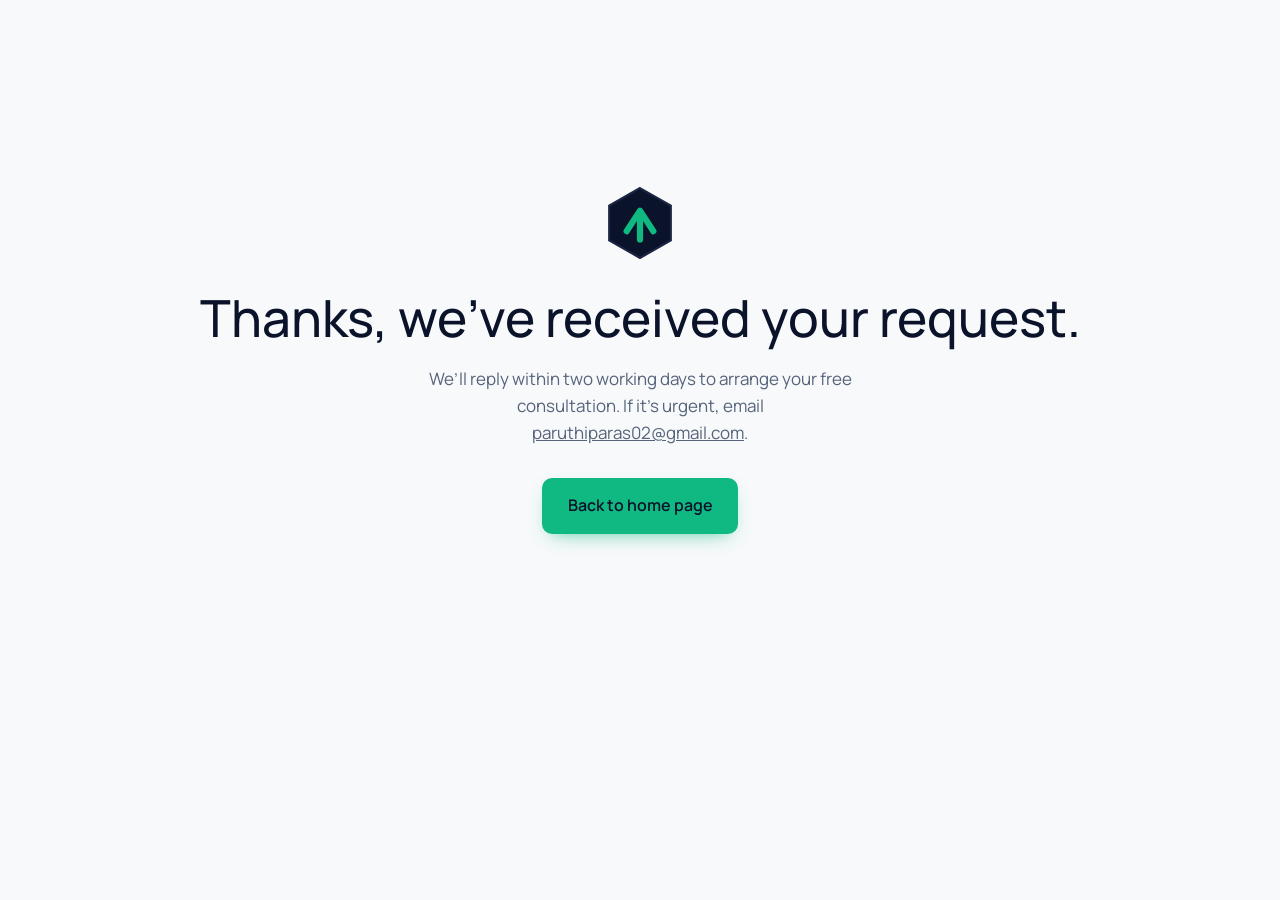
<file: thanks.html>
<!DOCTYPE html>
<html lang="en-IN">
<head>
<meta charset="UTF-8">
<meta name="viewport" content="width=device-width, initial-scale=1">
<title>Thank you | Govern &amp; Grow</title>
<meta name="robots" content="noindex">
<link rel="icon" href="[data-uri]" type="image/svg+xml">
<link href="https://fonts.googleapis.com/css2?family=Manrope:wght@400;500;600;700;800&display=swap" rel="stylesheet">
<style>
:root{--navy:#0B132B;--ink:#0B132B;--paper:#F7F9FB;--surface:#fff;--emerald:#10B981;--emerald-d:#047857;--teal:#1C2541;--teal-d:#1C2541;--amber:#5BC0BE;--amber-d:#23706E;--mint:#D1FAE5;--sky:#E4E8F0;--sun:#DDF3F2;--slate:#56637A;--line:#DDE3EC;--grad:linear-gradient(90deg,#10B981,#059669);--serif:"Manrope","Segoe UI",system-ui,-apple-system,sans-serif;--sans:"Manrope","Segoe UI",system-ui,-apple-system,sans-serif;--r:10px}
@media (prefers-color-scheme:dark){:root{color-scheme:dark;--ink:#E6EDF5;--paper:#0B132B;--surface:#1C2541;--emerald:#34D399;--emerald-d:#34D399;--teal:#9DB0D3;--teal-d:#9DB0D3;--amber:#5BC0BE;--amber-d:#7FD6D4;--mint:#0F3B30;--sky:#26314F;--sun:#163A42;--slate:#A3AFC2;--line:#2C3757}}
*{box-sizing:border-box;margin:0;padding:0}
html{scroll-behavior:smooth;scroll-padding-top:84px}
body{font-family:var(--sans);font-size:1.0625rem;line-height:1.6;color:var(--ink);background:var(--paper)}
a{color:inherit}img,svg{max-width:100%}
:focus-visible{outline:3px solid var(--teal);outline-offset:3px;border-radius:4px}
.wrap{width:min(1160px,100% - 3rem);margin-inline:auto}
.skip{position:absolute;left:-999px;top:0;background:var(--navy);color:#fff;padding:.6rem 1rem;z-index:100}.skip:focus{left:1rem}
h1,h2,h3,h4{font-family:var(--serif);font-weight:600;line-height:1.2}
h2{font-weight:500;font-size:clamp(1.9rem,4vw,2.75rem);letter-spacing:-.01em;line-height:1.15}
.head{max-width:64ch;margin-bottom:2.5rem}.head p{margin-top:.9rem;color:var(--slate)}
section{padding-block:clamp(3.5rem,8vw,6rem)}
.alt{background:var(--surface);border-block:1px solid var(--line)}

/* header */
header{position:sticky;top:0;z-index:50;background:color-mix(in srgb,var(--paper) 92%,transparent);backdrop-filter:blur(10px);border-bottom:1px solid var(--line)}
.nav{display:flex;align-items:center;justify-content:space-between;height:72px;gap:1rem}
.brand{display:flex;align-items:center;gap:.65rem;text-decoration:none}
.brand img{width:40px;height:40px}
.brand b{display:block;font-family:var(--serif);font-weight:600;font-size:1.35rem;line-height:1.1;white-space:nowrap}
.brand small{display:block;font-size:.72rem;color:var(--emerald-d);font-weight:600}
.menu{display:flex;align-items:center;gap:1.6rem;list-style:none}
.menu a{text-decoration:none;color:var(--slate);font-weight:500;font-size:.97rem}
.menu a:hover{color:var(--emerald-d)}
.toggle{display:none;background:none;border:1px solid var(--line);border-radius:var(--r);padding:.5rem .8rem;color:var(--ink);font:inherit;font-weight:500;cursor:pointer}
.btn{display:inline-block;padding:.82rem 1.45rem;border-radius:var(--r);font-weight:600;text-decoration:none;border:2px solid transparent;font-family:var(--sans);font-size:1rem;cursor:pointer;text-align:center;transition:transform .15s,background .15s}
.btn-primary{background:var(--emerald);color:#fff;box-shadow:0 8px 20px -10px rgba(16,185,129,.8)}
.btn-primary:hover{background:#047857;transform:translateY(-1px)}
@media (prefers-color-scheme:dark){.btn-primary{color:#0B132B}.btn-primary:hover{background:#34D399}}
.btn-ghost{color:var(--ink);border-color:var(--ink)}.btn-ghost:hover{background:var(--sky)}
.menu .btn{color:#fff;padding:.58rem 1.05rem}
@media (prefers-color-scheme:dark){.menu .btn{color:#0B132B}}

/* hero */
.hero-band{position:relative;overflow:hidden}
.hero-band::before{content:"";position:absolute;right:-12%;top:-30%;width:640px;height:640px;border-radius:50%;background:radial-gradient(circle,rgba(91,192,190,.22),transparent 65%);pointer-events:none}
.hero-band::after{content:"";position:absolute;left:-12%;bottom:-40%;width:560px;height:560px;border-radius:50%;background:radial-gradient(circle,rgba(16,185,129,.18),transparent 65%);pointer-events:none}
.hero{position:relative;z-index:1;padding-block:clamp(3rem,7vw,5.5rem);display:grid;grid-template-columns:1.2fr 1fr;gap:3rem;align-items:center}
.kicker{font-weight:600;color:var(--emerald-d);font-size:1rem;margin-bottom:1rem}
.hero h1{font-weight:500;font-size:clamp(2.4rem,5.2vw,4.1rem);line-height:1.06;letter-spacing:-.02em;max-width:16ch}
.lede{margin-top:1.3rem;max-width:52ch;font-size:1.18rem;color:var(--slate)}
.actions{margin-top:2rem;display:flex;gap:.9rem;flex-wrap:wrap}
.assure{margin-top:1.5rem;display:flex;flex-wrap:wrap;gap:.4rem 1.4rem;list-style:none;font-size:.93rem;color:var(--slate)}
.assure li::before{content:"✓ ";color:var(--emerald);font-weight:700}

.panel{background:var(--surface);border:1px solid var(--line);border-radius:16px;padding:1.75rem;box-shadow:0 24px 50px -28px rgba(11,19,43,.45);position:relative}
.panel::before{content:"";position:absolute;inset:0 0 auto 0;height:5px;border-radius:16px 16px 0 0;background:var(--grad)}
.panel h2{font-family:var(--sans);font-size:1.02rem;font-weight:600;letter-spacing:0;line-height:1.3}
.panel>p{color:var(--slate);font-size:.92rem;margin-top:.2rem}
.meter{display:grid;grid-template-columns:1fr auto;gap:.3rem .75rem;margin-top:1.05rem;font-size:.95rem}
.meter span:last-of-type{color:var(--slate);font-size:.86rem}
.bar{grid-column:1/-1;height:9px;border-radius:99px;background:var(--mint);overflow:hidden}
.bar i{display:block;height:100%;border-radius:99px;transform-origin:left;animation:fill 1.2s .3s cubic-bezier(.2,.7,.2,1) both}
.bar .c1{background:var(--teal)}.bar .c2{background:var(--emerald)}.bar .c3{background:var(--amber)}
@keyframes fill{from{transform:scaleX(0)}}
.panel small{display:block;margin-top:1.25rem;color:var(--slate);font-size:.82rem}

/* standards band */
.standards{background:var(--navy);color:#F7F9FB;padding-block:1.6rem}
@media (prefers-color-scheme:dark){.standards{background:#060B19}}
.standards .wrap{display:grid;grid-template-columns:auto 1fr;gap:1rem 2.5rem;align-items:center}
.standards h2{font-family:var(--sans);font-size:.98rem;font-weight:500;opacity:.8;letter-spacing:0;line-height:1.4;max-width:16ch}
.std{display:grid;grid-template-columns:repeat(3,1fr);gap:1rem;list-style:none}
.std a{display:block;text-decoration:none;padding:.75rem 1rem;border-radius:var(--r);background:rgba(255,255,255,.07);border-left:4px solid var(--teal)}
.std li:nth-child(2) a{border-color:#10B981}.std li:nth-child(3) a{border-color:var(--amber)}
.std a:hover{background:rgba(255,255,255,.13)}
.std b{display:block;font-size:1rem}
.std span{display:block;font-size:.84rem;opacity:.75}

/* triggers */
.triggers{display:grid;grid-template-columns:repeat(4,1fr);gap:1.25rem;list-style:none}
.triggers li{padding:1.4rem;border-radius:var(--r);background:var(--mint)}
.triggers li:nth-child(2){background:var(--sky)}.triggers li:nth-child(3){background:var(--sun)}.triggers li:nth-child(4){background:var(--mint)}
.triggers h3{font-size:1.15rem}
.triggers p{color:var(--slate);font-size:.95rem;margin-top:.4rem}
.triggers a{display:inline-block;margin-top:.8rem;font-weight:600;font-size:.93rem;color:var(--emerald-d)}

/* services */
.practice+.practice{margin-top:4.5rem}
.practice-head{display:grid;grid-template-columns:1fr 1.6fr;gap:2rem;padding-bottom:1.25rem;margin-bottom:1.75rem;align-items:end;border-bottom:3px solid;border-image:var(--grad) 1}
.practice-head h3{font-size:1.7rem}
.practice-head p{color:var(--slate)}
.grid{display:grid;grid-template-columns:repeat(3,1fr);gap:1.25rem}
.card{background:var(--surface);border:1px solid var(--line);border-top:5px solid var(--emerald);border-radius:var(--r);padding:1.6rem;display:flex;flex-direction:column}
.card.teal{border-top-color:var(--teal)}.card.amber{border-top-color:var(--amber)}
.tag{align-self:flex-start;font-size:.8rem;font-weight:600;padding:.22rem .65rem;border-radius:99px;margin-bottom:.85rem;background:var(--mint);color:var(--emerald-d)}
.teal .tag{background:var(--sky);color:var(--teal-d)}.amber .tag{background:var(--sun);color:var(--amber-d)}
.card h4{font-size:1.3rem;line-height:1.25}
.card>p{color:var(--slate);margin-top:.5rem;font-size:.98rem}
.card ul{margin-top:1rem;padding-left:1.1rem;font-size:.95rem}
.card li+li{margin-top:.3rem}
.card li::marker{color:var(--emerald)}.teal li::marker{color:var(--teal)}.amber li::marker{color:var(--amber)}
.card .more{margin-top:auto;padding-top:1.25rem;font-weight:600;font-size:.95rem;color:var(--emerald-d);text-decoration:none}
.card .more:hover{text-decoration:underline}
.support{margin-top:1.25rem;display:grid;grid-template-columns:repeat(4,1fr);gap:1.25rem;list-style:none}
.support li{border:1px dashed var(--line);border-radius:var(--r);padding:1.1rem 1.2rem}
.support b{display:block;font-family:var(--serif);font-size:1.08rem}
.support span{color:var(--slate);font-size:.92rem}

/* journey */
.split{display:grid;grid-template-columns:1fr 1.4fr;gap:3.5rem;align-items:start}
.journey{list-style:none;counter-reset:j;position:relative}
.journey::before{content:"";position:absolute;left:15px;top:8px;bottom:8px;width:3px;background:var(--grad);border-radius:3px}
.journey li{counter-increment:j;position:relative;padding:0 0 1.6rem 3.25rem}
.journey li:last-child{padding-bottom:0}
.journey li::before{content:counter(j);position:absolute;left:0;top:0;width:33px;height:33px;border-radius:50%;background:var(--surface);border:3px solid var(--emerald);display:grid;place-items:center;font-weight:700;font-size:.9rem;color:var(--emerald-d)}
.journey h3{font-size:1.2rem}
.journey p{color:var(--slate);font-size:.96rem;margin-top:.2rem}
.journey .who{display:inline-block;margin-top:.35rem;font-size:.8rem;font-weight:600;padding:.12rem .55rem;border-radius:99px;background:var(--sky);color:var(--teal-d)}
.journey .who.cb{background:var(--sun);color:var(--amber-d)}

/* dpdpa */
.oblig{display:grid;grid-template-columns:repeat(3,1fr);gap:1.25rem 2rem;list-style:none}
.oblig li{padding-left:1rem;border-left:4px solid var(--amber)}
.oblig b{display:block;font-family:var(--serif);font-size:1.12rem}
.oblig span{color:var(--slate);font-size:.95rem}
.callout{margin-top:2.5rem;padding:1.4rem 1.6rem;border-radius:var(--r);background:var(--sun);display:flex;gap:1.5rem;align-items:center;justify-content:space-between;flex-wrap:wrap}
.callout p{max-width:70ch}

/* engagement */
.models{display:grid;grid-template-columns:repeat(3,1fr);gap:1.25rem}
.model{border:1px solid var(--line);border-radius:var(--r);padding:1.6rem;background:var(--paper)}
.model h3{font-size:1.3rem}
.model .fit{margin-top:.25rem;font-weight:600;font-size:.9rem;color:var(--emerald-d)}
.model p{color:var(--slate);margin-top:.6rem;font-size:.97rem}

/* faq */
.faq{max-width:840px}
details{border-bottom:1px solid var(--line)}
summary{cursor:pointer;list-style:none;padding:1.15rem 2.5rem 1.15rem 0;font-weight:600;font-size:1.07rem;position:relative}
summary::-webkit-details-marker{display:none}
summary::after{content:"+";position:absolute;right:.25rem;top:.85rem;font-size:1.6rem;font-weight:400;color:var(--emerald);transition:transform .2s}
details[open] summary::after{transform:rotate(45deg)}
details p{color:var(--slate);padding-bottom:1.25rem;max-width:70ch}

/* contact */
#contact{background:var(--navy);color:#F7F9FB;position:relative;overflow:hidden}
@media (prefers-color-scheme:dark){#contact{background:#060B19}}
#contact::before{content:"";position:absolute;right:-200px;top:-200px;width:600px;height:600px;border-radius:50%;background:radial-gradient(circle,rgba(16,185,129,.35),transparent 65%);pointer-events:none}
.contact-grid{position:relative;display:grid;grid-template-columns:1fr 1.3fr;gap:3.5rem;align-items:start}
#contact .head p{color:inherit;opacity:.82}
.next{list-style:none;counter-reset:n;display:grid;gap:.9rem;margin-top:1.5rem}
.next li{counter-increment:n;padding-left:2.4rem;position:relative;opacity:.92}
.next li::before{content:counter(n);position:absolute;left:0;top:.05rem;width:1.6rem;height:1.6rem;border-radius:50%;background:#10B981;color:#0B132B;display:grid;place-items:center;font-size:.82rem;font-weight:700}
.direct{margin-top:2rem;opacity:.9}.direct a{color:#6EE7B7;font-weight:600}
form{display:grid;gap:1.1rem;background:rgba(255,255,255,.06);border:1px solid rgba(255,255,255,.16);border-radius:16px;padding:clamp(1.25rem,3vw,2rem)}
.row{display:grid;grid-template-columns:1fr 1fr;gap:1.1rem}
label{display:block;font-weight:500;font-size:.93rem;margin-bottom:.35rem}
.opt{opacity:.65;font-weight:400}
input,select,textarea{width:100%;padding:.78rem .9rem;border-radius:var(--r);border:1px solid rgba(255,255,255,.28);background:rgba(255,255,255,.08);color:inherit;font-family:var(--sans);font-size:1rem}
input:focus,select:focus,textarea:focus{outline:none;border-color:#10B981;box-shadow:0 0 0 3px rgba(16,185,129,.35)}
input:user-invalid,textarea:user-invalid{border-color:#FF8F7A}
select option{color:#0B132B}
textarea{min-height:120px;resize:vertical}
input::placeholder,textarea::placeholder{color:inherit;opacity:.5}
fieldset{border:none}legend{font-weight:500;font-size:.93rem;margin-bottom:.5rem}
.checks{display:flex;flex-wrap:wrap;gap:.5rem}
.checks label{margin:0;display:inline-flex;align-items:center;gap:.45rem;padding:.45rem .85rem;border:1px solid rgba(255,255,255,.28);border-radius:99px;cursor:pointer;font-size:.9rem}
.checks input{width:auto;accent-color:#10B981}
.checks label:has(input:checked){background:rgba(16,185,129,.25);border-color:#10B981}
#contact .btn-primary{color:#fff}
.note{font-size:.85rem;opacity:.72}
.form-foot{display:flex;align-items:center;gap:1rem;flex-wrap:wrap}

/* footer */
footer{padding-block:2.75rem 2rem;color:var(--slate);font-size:.92rem}
.foot{display:grid;grid-template-columns:1.6fr 1fr 1fr;gap:2rem}
.foot .brand{margin-bottom:.8rem;color:var(--ink)}
.foot h3{font-family:var(--sans);font-size:.95rem;font-weight:600;color:var(--ink);margin-bottom:.6rem}
.foot ul{list-style:none;display:grid;gap:.35rem}
.foot a{text-decoration:none}.foot a:hover{color:var(--emerald-d)}
.legal{margin-top:2rem;padding-top:1.25rem;border-top:1px solid var(--line);display:flex;justify-content:space-between;gap:1rem;flex-wrap:wrap}

/* simple pages */
.simple{min-height:80vh;display:grid;place-items:center;text-align:center;padding:4rem 1.5rem}
.simple img{width:72px;margin-bottom:1.25rem}
.simple h1{font-weight:500;font-size:clamp(2.1rem,5vw,3.2rem)}
.simple p{color:var(--slate);margin:1rem auto 2rem;max-width:46ch}

@media (max-width:1000px){
.hero,.split,.contact-grid{grid-template-columns:1fr}
.split{gap:2rem}.contact-grid{gap:2.5rem}
.grid,.models,.oblig{grid-template-columns:1fr 1fr}
.triggers,.support{grid-template-columns:1fr 1fr}
.practice-head{grid-template-columns:1fr;gap:.6rem}
.standards .wrap{grid-template-columns:1fr}.standards h2{max-width:none}
}
@media (max-width:820px){
.toggle{display:block}
.menu{display:none;position:absolute;top:72px;left:0;right:0;flex-direction:column;align-items:stretch;gap:0;background:var(--paper);border-bottom:1px solid var(--line);padding:.5rem 1.5rem 1.25rem}
.menu.open{display:flex}
.menu a{display:block;padding:.8rem 0;font-size:1.05rem}
.menu .btn{margin-top:.5rem;padding:.85rem}
}
@media (max-width:640px){.foot{grid-template-columns:1fr!important}
.grid,.models,.oblig,.triggers,.support,.std,.row,.foot{grid-template-columns:1fr}
.brand small{display:none}
}
@media (prefers-reduced-motion:reduce){html{scroll-behavior:auto}.bar i{animation:none}.btn{transition:none}}

/* v4 balanced layout */
.pillars{background:var(--navy);color:#F7F9FB;padding-block:1.6rem}
@media (prefers-color-scheme:dark){.pillars{background:#060B19}}
.pillars ul{display:grid;grid-template-columns:repeat(3,1fr);gap:1rem;list-style:none}
.pillars a{display:flex;gap:.9rem;align-items:flex-start;text-decoration:none;padding:.9rem 1rem;border-radius:var(--r);background:rgba(255,255,255,.07);border-left:4px solid #9DB0D3}
.pillars li:nth-child(2) a{border-color:#10B981}.pillars li:nth-child(3) a{border-color:var(--amber)}
.pillars a:hover{background:rgba(255,255,255,.13)}
.pillars b{display:block;font-size:1.02rem}
.pillars span{display:block;font-size:.86rem;opacity:.75}
.triggers.six{grid-template-columns:repeat(3,1fr)}
.triggers .pill{display:inline-block;font-size:.76rem;font-weight:700;margin-bottom:.6rem;color:var(--teal-d)}
.triggers li.g .pill{color:var(--teal-d)}.triggers li.d .pill{color:var(--emerald-d)}.triggers li.o .pill{color:var(--amber-d)}
.triggers li.g{background:var(--sky)}.triggers li.d{background:var(--mint)}.triggers li.o{background:var(--sun)}
.practice-head .also{margin-top:.5rem;font-size:.92rem}
.how{border:1px solid var(--line);border-radius:14px;overflow:hidden;background:var(--surface)}
.how-row{display:grid;grid-template-columns:1.1fr 1fr 1fr 1fr;border-top:1px solid var(--line)}
.how-row:first-child{border-top:none;background:var(--paper)}
.how-row>*{padding:1.1rem 1.25rem}
.how-row>*+*{border-left:1px solid var(--line)}
.how-row:first-child span{font-weight:600;font-size:.92rem}
.how-row:first-child span:nth-child(2){color:var(--teal-d)}.how-row:first-child span:nth-child(3){color:var(--emerald-d)}.how-row:first-child span:nth-child(4){color:var(--amber-d)}
.how-row h3{font-size:1.2rem;display:flex;gap:.6rem;align-items:baseline}
.how-row h3 i{font-style:normal;font-family:var(--sans);font-size:.85rem;font-weight:700;color:#fff;background:var(--grad);border-radius:50%;width:1.6rem;height:1.6rem;display:inline-grid;place-items:center;flex:none}
.how-row p{font-size:.94rem;color:var(--slate)}
.how-row .lbl{display:none;font-size:.78rem;font-weight:700;margin-bottom:.15rem}
.together{display:grid;grid-template-columns:1fr 1.3fr;gap:3rem;align-items:center}
.together ul{list-style:none;display:grid;gap:1.1rem}
.together li{padding:1.1rem 1.3rem;border-radius:var(--r);background:var(--surface);border:1px solid var(--line)}
.together b{display:block;font-family:var(--serif);font-size:1.12rem}
.together span{color:var(--slate);font-size:.95rem}
@media (max-width:1000px){.pillars ul,.triggers.six{grid-template-columns:1fr 1fr}.together{grid-template-columns:1fr}}
@media (max-width:760px){
.how-row{grid-template-columns:1fr}.how-row:first-child{display:none}
.how-row>*+*{border-left:none;padding-top:0}
.how-row .lbl{display:block}
.how-row .lbl.g{color:var(--teal-d)}.how-row .lbl.d{color:var(--emerald-d)}.how-row .lbl.o{color:var(--amber-d)}
}
@media (max-width:640px){.foot{grid-template-columns:1fr!important}.pillars ul,.triggers.six{grid-template-columns:1fr}}
@media (max-width:1000px){.foot{grid-template-columns:1fr 1fr!important}}
@media (max-width:640px){.foot{grid-template-columns:1fr!important}}
.wrap.faq{max-width:none}.faq details{max-width:840px}

/* v5 brand: Manrope to match the GOVERN & GROW wordmark */
h1,h2,h3,h4{font-family:var(--sans)}
.hero h1{font-weight:800;letter-spacing:-.035em;line-height:1.04}
h2{font-weight:800;letter-spacing:-.025em}
.practice-head h3{font-weight:800;letter-spacing:-.02em}
.card h4,.model h3,.together b,.why h3,.triggers h3,.how-row h3{font-weight:700;letter-spacing:-.01em}
.brand{gap:.7rem}
.brand svg{width:42px;height:42px;flex:none}
.brand .word{font-family:var(--sans);font-size:1.22rem;font-weight:800;letter-spacing:-.02em;color:var(--ink);white-space:nowrap}
.brand .word .amp{font-weight:600;color:#1C2541;margin:0 .12em}
.brand .word .grow{font-weight:400;color:var(--emerald)}
@media (prefers-color-scheme:dark){.brand .word .amp{color:#9DB0D3}.brand svg polygon{stroke:#3A506B}}
.foot .brand .word{font-size:1.1rem}
.kicker{color:var(--emerald-d)}
.panel::before,.practice-head{border-image:var(--grad) 1}
.triggers li.g{background:var(--sky)}.triggers li.d{background:var(--mint)}.triggers li.o{background:var(--sun)}
.tag{background:var(--mint);color:var(--emerald-d)}
.teal .tag{background:#1C2541;color:#fff}
@media (prefers-color-scheme:dark){.teal .tag{background:#9DB0D3;color:#0B132B}}
.hero-band::before{background:radial-gradient(circle,rgba(16,185,129,.16),transparent 65%)}
.hero-band::after{background:radial-gradient(circle,rgba(28,37,65,.10),transparent 65%)}
.btn-ghost:hover{background:var(--mint)}
@media (max-width:420px){.brand .word{font-size:1.05rem}.brand svg{width:36px;height:36px}}
.btn-primary,.menu .btn,#contact .btn-primary{color:#0B132B}
.btn-primary:hover{background:#34D399}

.lockup{display:flex;flex-direction:column;line-height:1.05}
.brand .tagline{font-family:var(--sans);font-size:.62rem;font-weight:600;letter-spacing:.32em;color:#475569;margin-top:.22rem;padding-left:.08em}
@media (prefers-color-scheme:dark){.brand .tagline{color:#A3AFC2}}
@media (max-width:420px){.brand .tagline{font-size:.56rem;letter-spacing:.26em}}

</style>
</head>
<body>
<main class="simple"><div>
<img src="[data-uri]" alt="Govern &amp; Grow">
<h1>Thanks, we’ve received your request.</h1>
<p>We’ll reply within two working days to arrange your free consultation. If it’s urgent, email <a href="mailto:paruthiparas02@gmail.com">paruthiparas02@gmail.com</a>.</p>
<a href="https://governgrow.com/" class="btn btn-primary">Back to home page</a>
</div></main>
</body>
</html>
</file>
